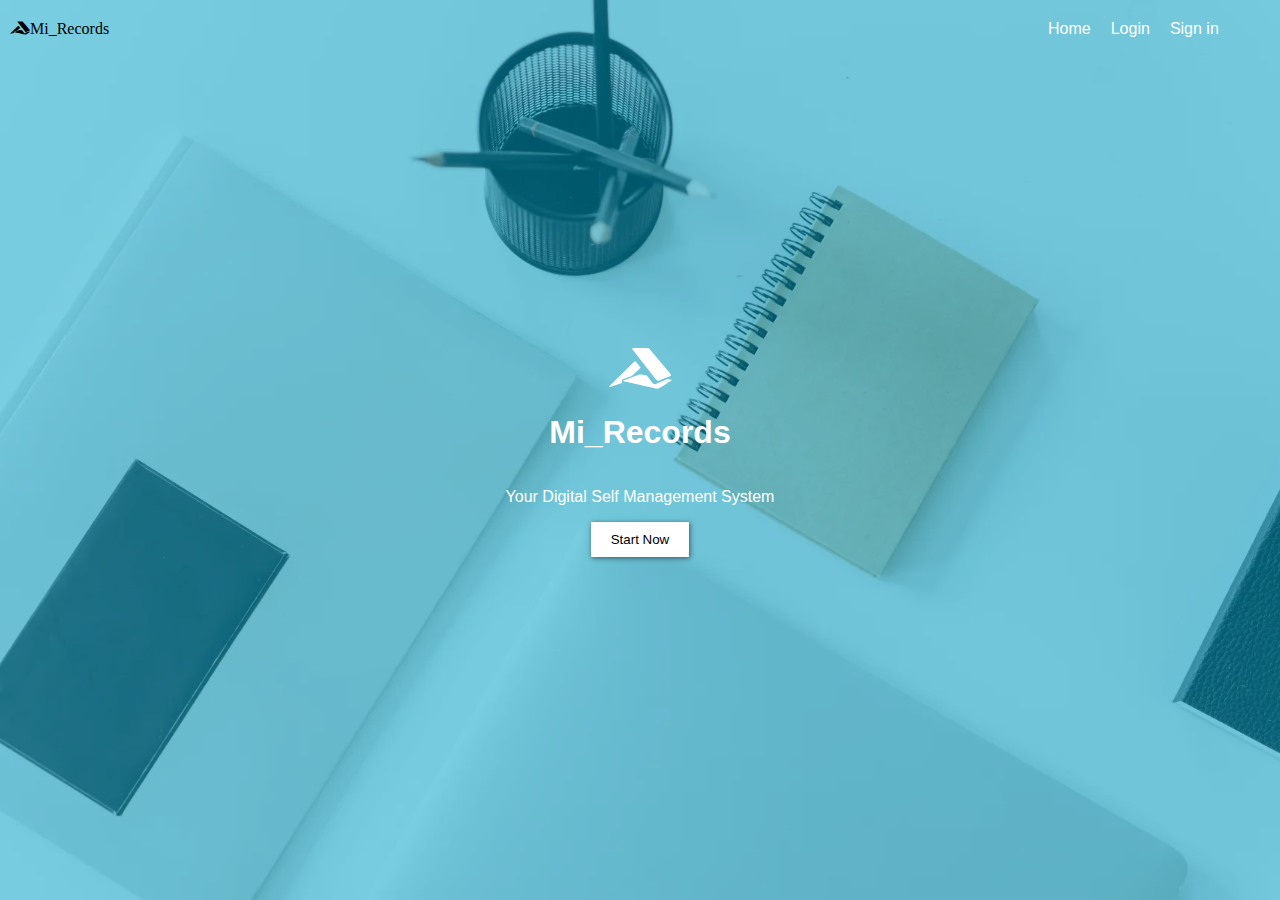
<file: index.html>
<!DOCTYPE html>
<html lang="en">

<head>
  <meta charset="UTF-8">
  <meta http-equiv="X-UA-Compatible" content="IE=edge">
  <meta name="viewport" content="width=device-width, initial-scale=1.0">
  <link rel="icon" type="image/png" sizes="32x32" href="/favicon-32x32.png">
  <title>Mi Record/index</title>
  <link rel="stylesheet" href="assets/fontawesome-icons/css/all.css">
  <link rel="stylesheet" href="css/style.css">
</head>

<body>

  <nav>
    <span class="fab fa-accusoft">Mi_Records</span>
    <ul>
      <li> <a href="/"> Home</a></li>
      <li> <a href="login.html"> Login</a></li>
      <li> <a href="reg.html"> Sign in</a></li>
    </ul>
  </nav>
  <section id="hero-section">
    <div class="text-over-image">
      <i class="fab fa-accusoft"></i>
      <h1>Mi_Records</h1>
      <p>Your Digital Self Management System</p>
      <a href="login.html"> <button>Start Now</button></a>
    </div>
  </section>

</body>

</html>
</file>
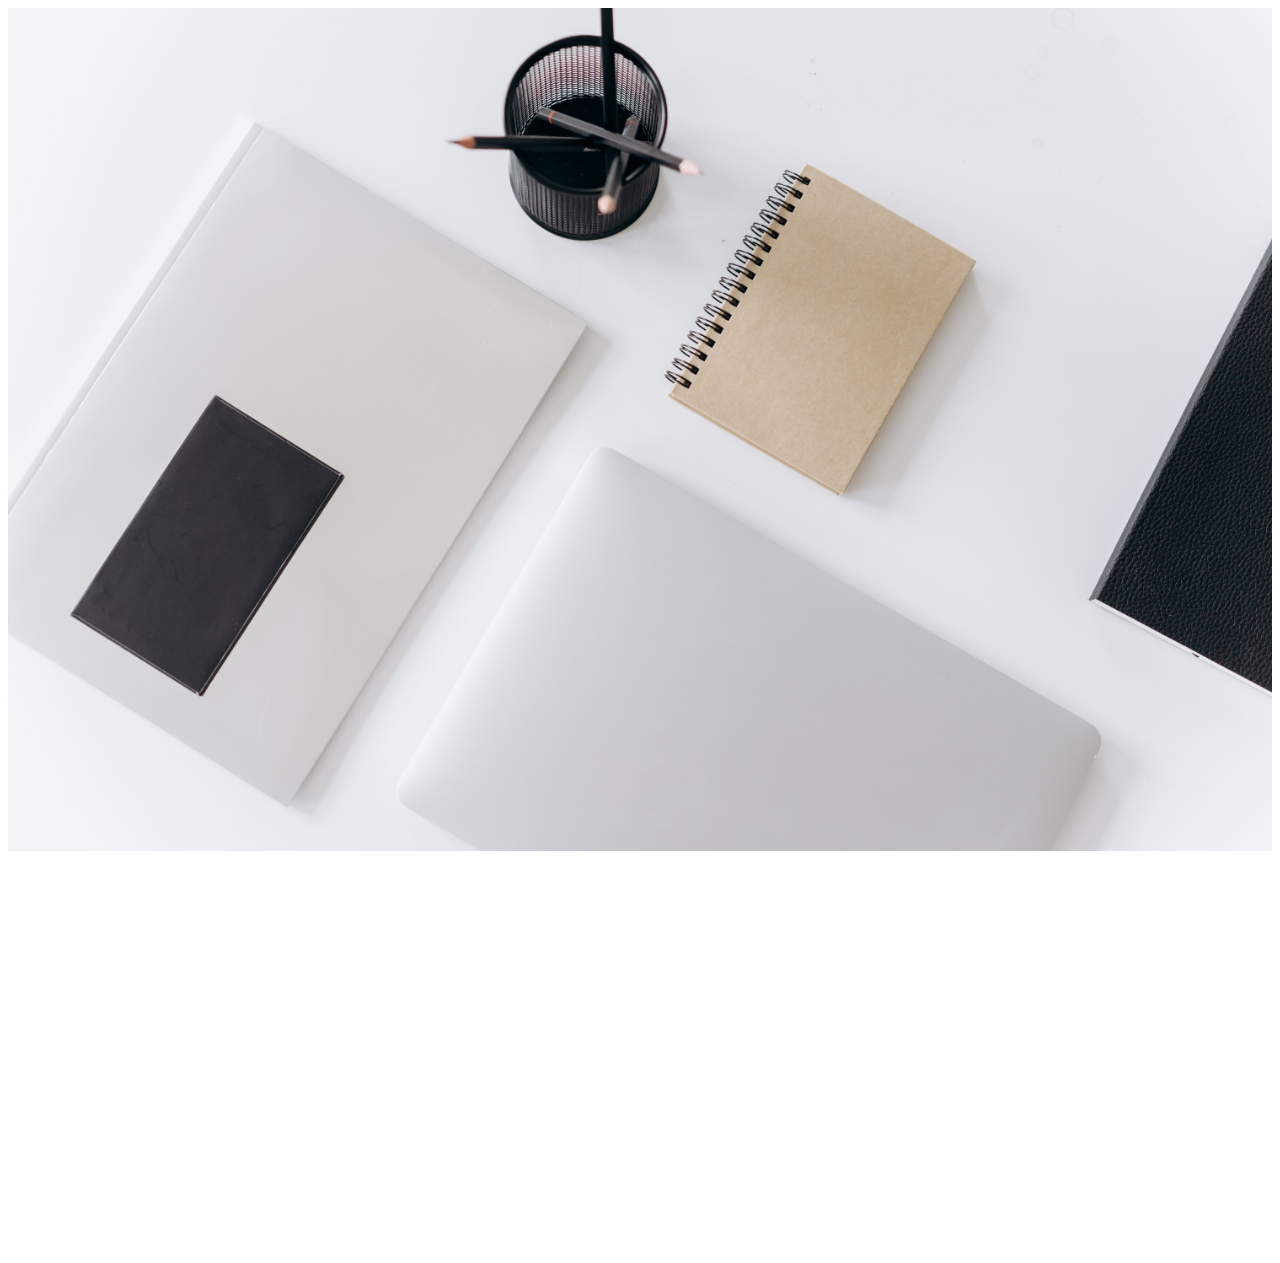
<file: chat.html>
<!DOCTYPE html>
<html lang="en">

<head>
    <meta charset="UTF-8">
    <meta http-equiv="X-UA-Compatible" content="IE=edge">
    <meta name="viewport" content="width=device-width, initial-scale=1.0">
    <title>Document</title>
    <script src="https://cdn.anychart.com/releases/8.11.0/js/anychart-base.min.js" type="text/javascript"></script>
</head>

<body>

    <img src="img/hero-bg.jpg" width="100%" alt="">

    <div id="container" style="width: 500px; height: 400px;"></div>

    <script>
        anychart.onDocumentLoad(function () {
            // create an instance of a pie chart
            var chart = anychart.bar();
            // set the data
            chart.data([
                ["Chocolate", 5],
                ["Rhubarb compote", 2],
                ["Crêpe Suzette", 2],
                ["American blueberry", 2],
                ["Buttermilk", 1]
            ]);
            // set chart title
            chart.title("Top 5 pancake fillings");
            // set the container element 
            chart.container("container");
            // initiate chart display
            chart.draw();
        });
    </script>
</body>

</html>
</file>
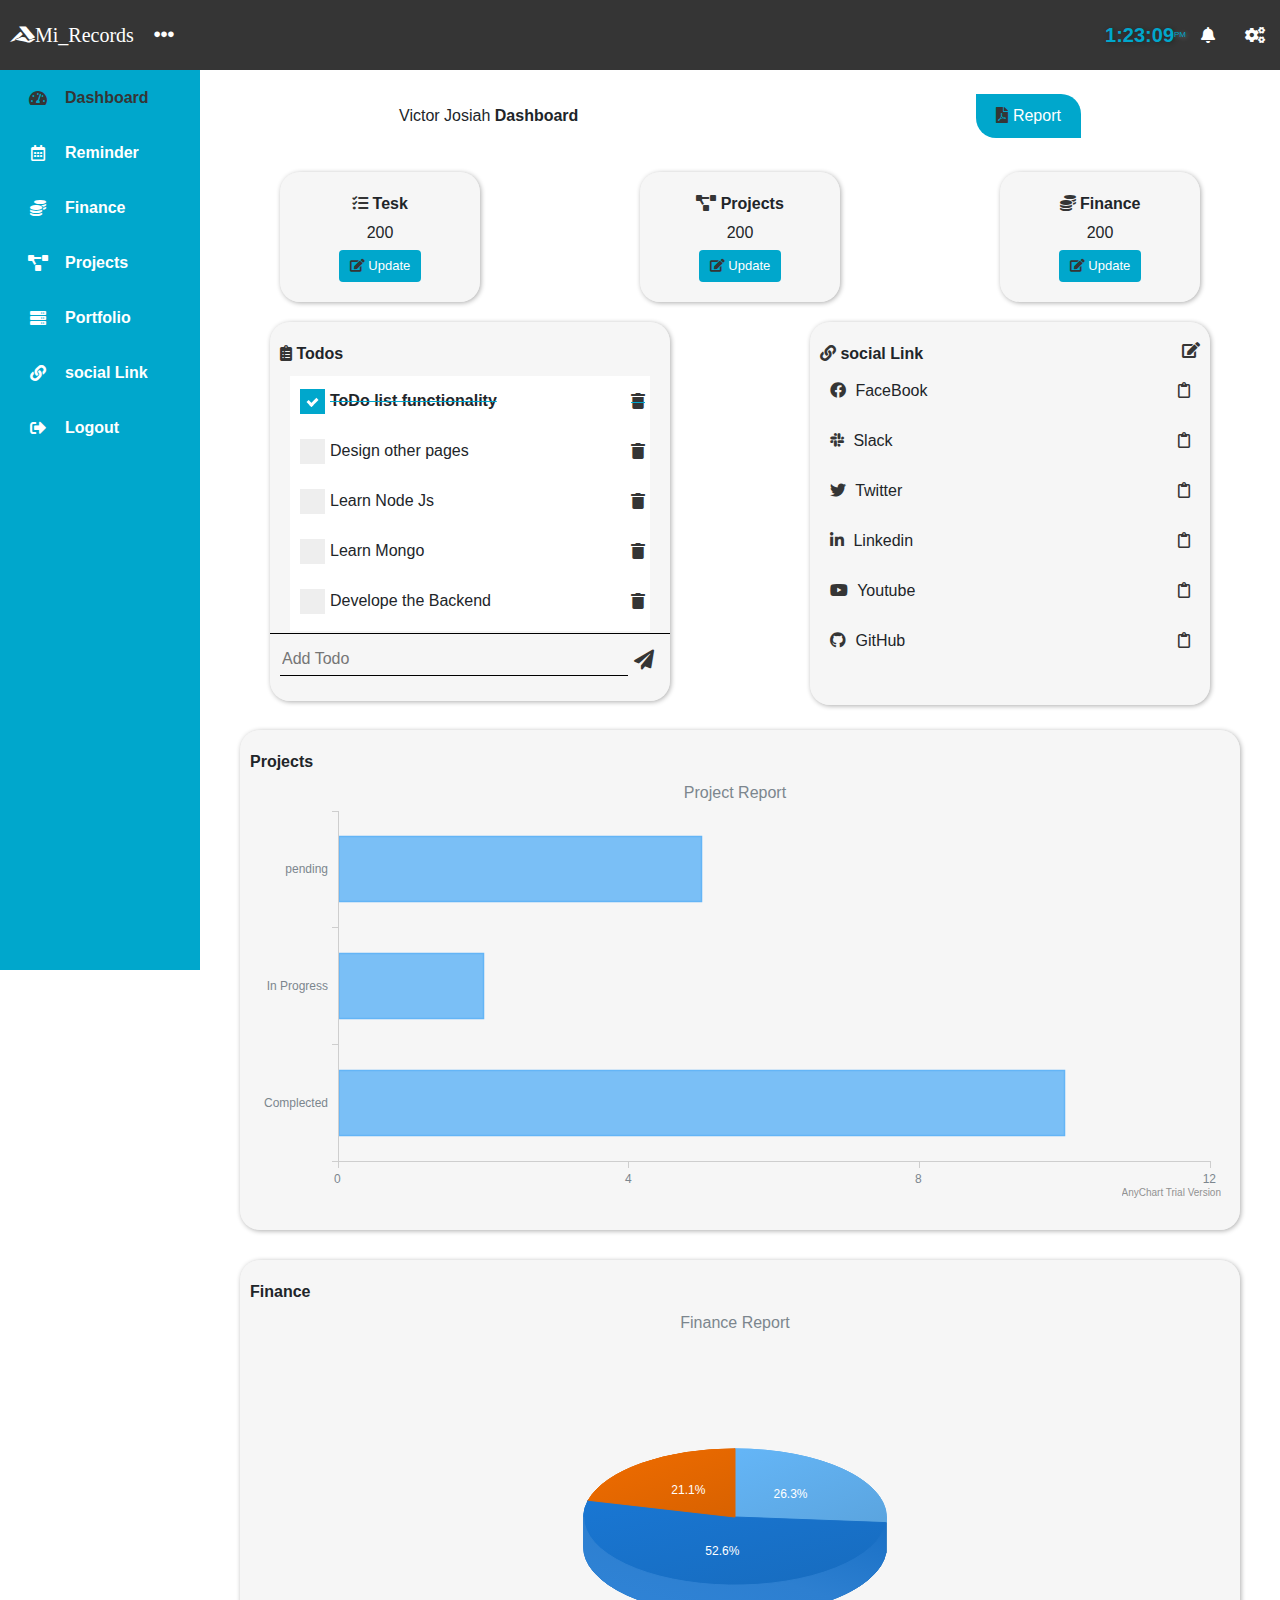
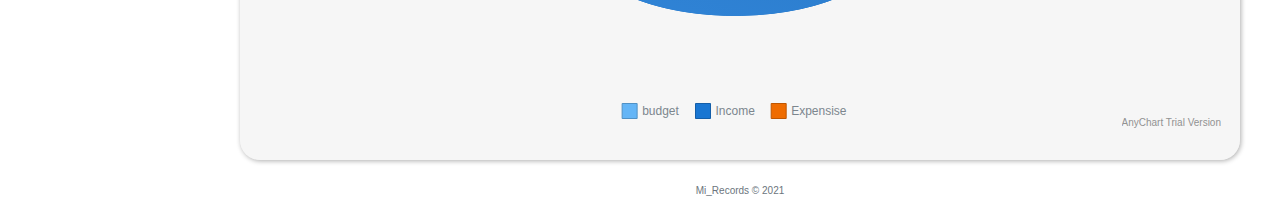
<file: dashboard.html>
<!DOCTYPE html>
<html lang="en">

<head>
    <meta charset="UTF-8">
    <meta http-equiv="X-UA-Compatible" content="IE=edge">
    <meta name="viewport" content="width=device-width, initial-scale=1.0">
    <link rel="icon" type="image/png" href="/favicon-32x32.png">
    <title>Mi Records/dashboard</title>
    <link rel="stylesheet" href="assets/fontawesome-icons/css/all.css">
    <link rel="stylesheet" href="css/bootstrap.min.css">
    <link rel="stylesheet" href="css/style.css">
</head>
<style>

</style>

<body>
    <!-- Startic top nav -->
    <div class="top-nav">
        <div class="logo">
            <span class="fab fa-accusoft">Mi_Records</span>
            <i class="fas fa-ellipsis-h" id="desktop-menu-btn"></i>
        </div>
        <div class="top-nav-time d-none d-sm-inline-flex ">
            <div class="time d-flex">
                <span class="hms m-auto"></span>
                <span class="ampm m-auto"></span>
            </div>
        </div>
        <i class="fas fa-bell notification-icon"></i>
        <i class="fas fa-cogs"></i>
        <i class="fas fa-align-left mobile-menu-btn" id="mobile-menu-btn"></i>

    </div>

    <div class="page-body-wrapper">
        <div class="side-nav">
            <ul>
                <li><a href="dashboard.html" class="active"><i class="fas fa-tachometer-alt"></i> <span
                            class="nav-link-name">
                            Dashboard</span></a>
                </li>
                <li><a href="reminder.html"> <i class="far fa-calendar-alt"></i> <span
                            class="nav-link-name">Reminder</span></a>
                </li>
                <li><a href="finance.html"> <i class="fas fa-coins"></i> <span class="nav-link-name">Finance</span></a>
                </li>
                <li><a href="project.html"> <i class="fas fa-project-diagram"></i> <span
                            class="nav-link-name">Projects</span></a>
                </li>
                <li><a href="#"> <i class="fas fa-server"></i> <span class="nav-link-name">Portfolio</span></a></li>
                <li><a href="#"> <i class="fas fa-link"></i> <span class="nav-link-name">social Link</span></a></li>
                <li><a href="login.html"> <i class="fas fa-sign-out-alt"></i> <span
                            class="nav-link-name">Logout</span></a></li>
            </ul>
        </div>
        <main class="main-dashboard-page">
            <!-- Notification pop up -->
            <div class="notification-div">
                <i class="fa fa-times close-notification" aria-hidden="true"></i>
                <div class="notification-message">
                    Urgent Notification pop up
                </div>
            </div>
            <!-- Notification pop up end -->
            <div class="row my-4">
                <div class="col-md-12 d-flex justify-content-around">
                    <div class="my-auto">Victor Josiah
                        <h1 class="d-none d-sm-inline head-text">Dashboard</h1>

                    </div>
                    <div>
                        <button class="fancy-btn"><i class="fas fa-file-pdf"></i> Report</button>
                    </div>
                </div>
            </div>
            <div class="row top-card">
                <div class="col-sm-4">
                    <div class="main-card text-center">
                        <b><i class="fas fa-tasks"></i> Tesk</b>
                        <p>200</p>
                        <button class="btn"> <i class="fas fa-edit"></i> Update</button>
                    </div>
                </div>
                <div class="col-sm-4">
                    <div class="main-card text-center">
                        <b><i class="fas fa-project-diagram"></i> Projects</b>
                        <p>200</p>
                        <button class="btn"> <i class="fas fa-edit"></i> Update</button>
                    </div>
                </div>
                <div class="col-sm-4">
                    <div class="main-card text-center">
                        <b> <i class="fas fa-coins"></i> Finance</b>
                        <p>200</p>
                        <button class="btn"> <i class="fas fa-edit"></i> Update</button>
                    </div>
                </div>

            </div>
            <div class="row">
                <div class="col-md-6 dashbord-todo-col">
                    <div class="main-card">
                        <b> <i class="fas fa-clipboard-list"></i> Todos</b>
                        <div class="todo-div">
                            <ol class="list-item" id="todo-list">
                                <li class="completed">
                                    <span class="form-check form-check-flat">
                                        <label class="done-check">ToDo list functionality
                                            <input type="checkbox" class="checkbox" checked>
                                            <span class="checkmark"></span>
                                        </label>
                                    </span>
                                    <i class="fas fa-trash remove"></i>
                                </li>
                                <li>
                                    <span class="form-check form-check-flat">
                                        <label class="done-check">Design other pages
                                            <input type="checkbox" class="checkbox">
                                            <span class="checkmark"></span>
                                        </label>
                                    </span>
                                    <i class="fas fa-trash remove"></i>
                                </li>
                                <li>
                                    <span class="form-check form-check-flat">
                                        <label class="done-check">Learn Node Js
                                            <input type="checkbox" class="checkbox">
                                            <span class="checkmark"></span>
                                        </label>
                                    </span>
                                    <i class="fas fa-trash remove"></i>
                                </li>
                                <li>
                                    <span class="form-check form-check-flat">
                                        <label class="done-check">Learn Mongo
                                            <input type="checkbox" class="checkbox">
                                            <span class="checkmark"></span>
                                        </label>
                                    </span>
                                    <i class="fas fa-trash remove"></i>
                                </li>
                                <li>
                                    <span class="form-check form-check-flat">
                                        <label class="done-check">Develope the Backend
                                            <input type="checkbox" class="checkbox">
                                            <span class="checkmark"></span>
                                        </label>
                                    </span>
                                    <i class="fas fa-trash remove"></i>
                                </li>


                            </ol>
                            <form action="" class="dashbord-todo-send-form">
                                <input type="text" id="todo-list-input" placeholder="Add Todo">
                                <button id="todo-list-add-btn">
                                    <i class="fas fa-paper-plane"></i>
                                </button>
                            </form>
                        </div>
                    </div>
                </div>
                <div class="col-md-6">
                    <div class="main-card social-main-card">
                        <div class="d-flex justify-content-between"> <b><i class="fas fa-link"></i> social Link</b>
                            <i class="fas fa-edit"></i>
                        </div>
                        <ol class="list-item">
                            <li>
                                <span><i class="fab fa-facebook"></i> FaceBook</span>
                                <span class="icon-set"><i class="far fa-clipboard"></i></span>
                            </li>
                            <li>
                                <span><i class="fab fa-slack"></i> Slack</span>
                                <span class="icon-set"><i class="far fa-clipboard"></i></span>
                            </li>
                            <li>
                                <span><i class="fab fa-twitter"></i> Twitter</span>
                                <span class="icon-set"><i class="far fa-clipboard"></i></span>
                            </li>
                            <li>
                                <span><i class="fab fa-linkedin-in"></i> Linkedin</span>
                                <span class="icon-set"><i class="far fa-clipboard"></i></span>
                            </li>
                            <li>
                                <span><i class="fab fa-youtube"></i> Youtube</span>
                                <span class="icon-set"><i class="far fa-clipboard"></i></span>
                            </li>
                            <li>
                                <span><i class="fab fa-github"></i> GitHub</span>
                                <span class="icon-set"><i class="far fa-clipboard"></i></span>
                            </li>

                        </ol>
                    </div>

                </div>
            </div>
            <div class="row chat-row">
                <div class="col-12">
                    <div class="main-card full-main-card">
                        <b>Projects</b>
                        <div id="container-project"></div>
                    </div>
                </div>
            </div>
            <div class="row chat-row">
                <div class="col-12">
                    <div class="main-card full-main-card">
                        <b>Finance</b>
                        <div id="container-finance"></div>

                    </div>
                </div>
            </div>
        </main>
    </div>
    <footer class="text-center text-muted my-2">
        Mi_Records &#169 2021
    </footer>
    <script src="js/chat.js" type="text/javascript"></script>
    <script src="js/chatData.js" type="text/javascript"></script>
    <script src="js/jquery/jquery.min.js"></script>
    <script src="js/main.js"></script>
</body>

</html>
</file>
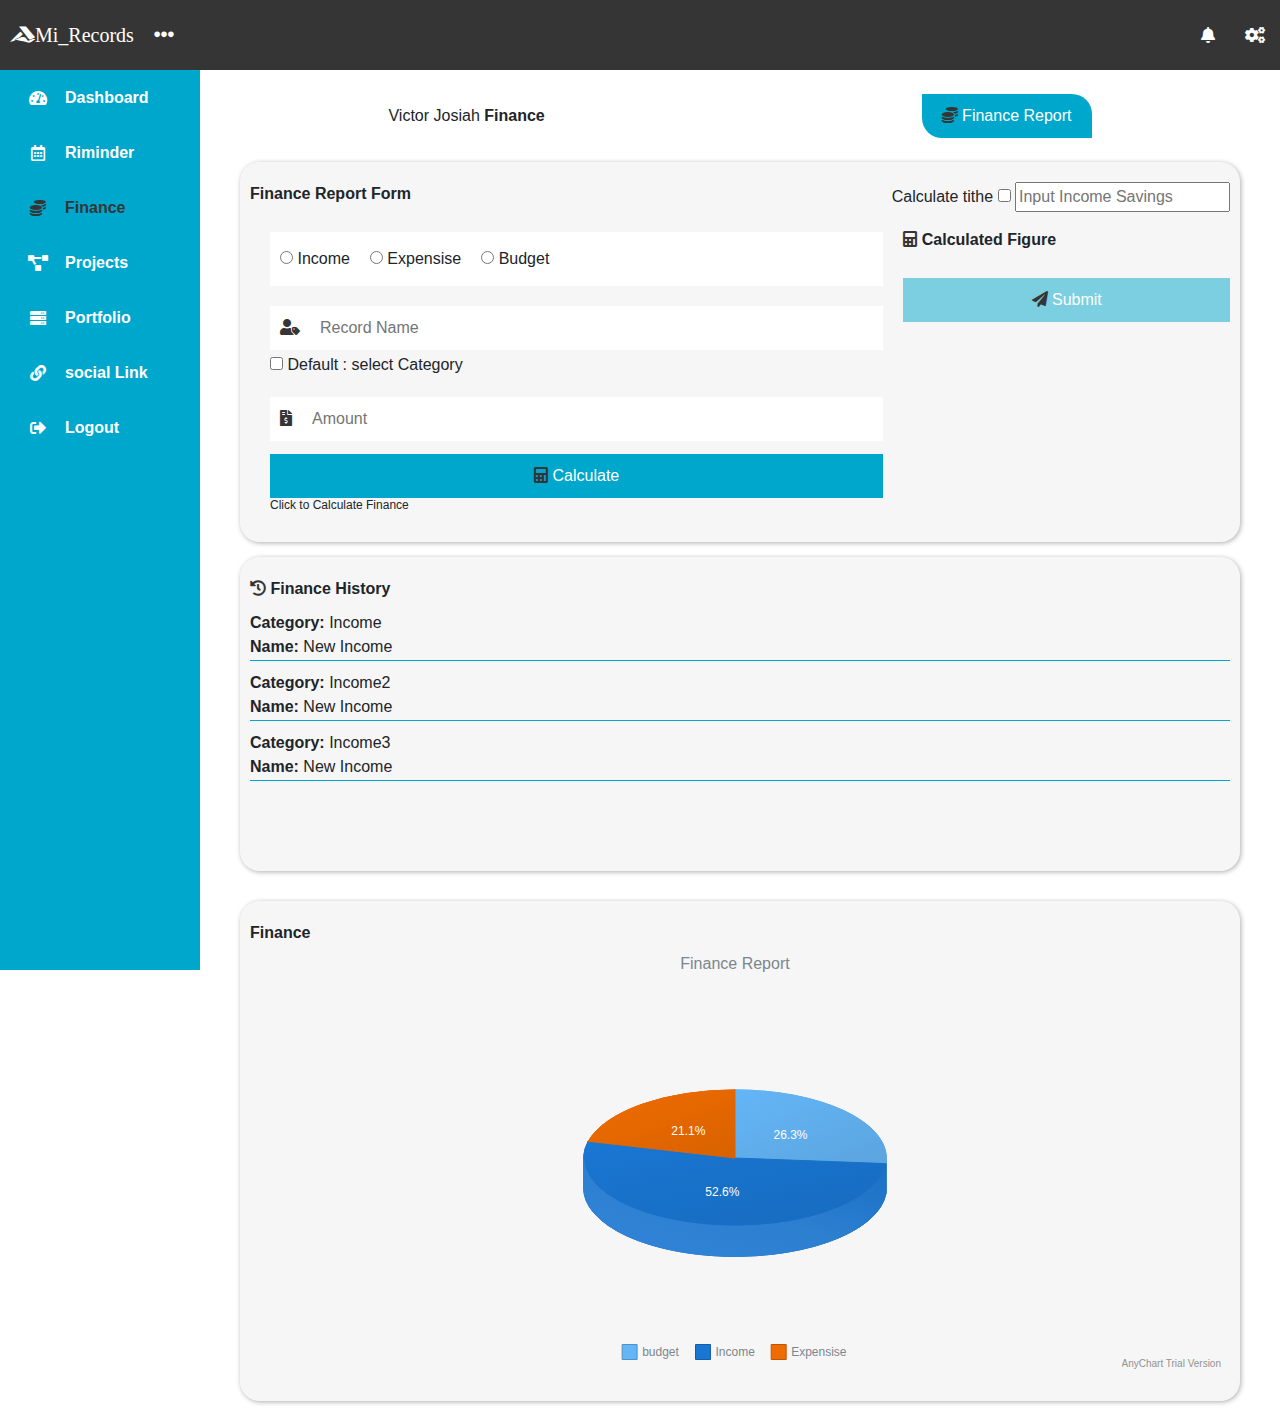
<file: finance.html>
<!-- frame -->
<!DOCTYPE html>
<html lang="en">

<head>
    <meta charset="UTF-8">
    <meta http-equiv="X-UA-Compatible" content="IE=edge">
    <meta name="viewport" content="width=device-width, initial-scale=1.0">
    <title>Mi Record/finance</title>
    <script src="js/chat.js" type="text/javascript" defer></script>
    <link rel="stylesheet" href="assets/fontawesome-icons/css/all.css">
    <link rel="stylesheet" href="css/bootstrap.min.css">
    <link rel="stylesheet" href="css/style.css">
</head>

<body>
    <div class="top-nav">
        <div class="logo">
            <span class="fab fa-accusoft">Mi_Records</span>
            <i class="fas fa-ellipsis-h" id="desktop-menu-btn"></i>
        </div>
        <div class="top-nav-time d-none d-sm-inline-flex ">
            <div class="time d-flex">
                <span class="hms m-auto"></span>
                <span class="ampm m-auto"></span>
            </div>
        </div>
        <i class="fas fa-bell notification-icon"></i>
        <i class="fas fa-cogs"></i>
        <i class="fas fa-align-left mobile-menu-btn" id="mobile-menu-btn"></i>

    </div>


    <div class="page-body-wrapper">
        <div class="side-nav">
            <ul>
                <li><a href="dashboard.html"><i class="fas fa-tachometer-alt"></i> <span class="nav-link-name">
                            Dashboard</span></a>
                </li>
                <li><a href="reminder.html"> <i class="far fa-calendar-alt"></i> <span
                            class="nav-link-name">Riminder</span></a>
                </li>
                <li><a href="finance.html" class="active"> <i class="fas fa-coins"></i> <span
                            class="nav-link-name">Finance</span></a></li>
                <li><a href="project.html"> <i class="fas fa-project-diagram"></i> <span
                            class="nav-link-name">Projects</span></a>
                </li>
                <li><a href="#"> <i class="fas fa-server"></i> <span class="nav-link-name">Portfolio</span></a></li>
                <li><a href="#"> <i class="fas fa-link"></i> <span class="nav-link-name">social Link</span></a></li>
                <li><a href="login.html"> <i class="fas fa-sign-out-alt"></i> <span
                            class="nav-link-name">Logout</span></a></li>
            </ul>
        </div>
        <main class="main-dashboard-page">
            <!-- Notification pop up -->
            <div class="notification-div">
                <i class="fa fa-times close-notification" aria-hidden="true"></i>
                <div class="notification-message">
                    Urgent Notification pop up
                </div>
            </div>
            <!-- Notification pop up end -->
            <div class="row my-4">
                <div class="col-md-12 d-flex justify-content-around">
                    <div class="my-auto">
                        <span class="d-none d-sm-inline">
                            Victor Josiah
                        </span>
                        <h1 class="head-text d-none d-sm-inline head-text">Finance</h1>

                    </div>
                    <div>
                        <button class="fancy-btn long-text"><i class="fas fa-coins"></i> Finance Report
                        </button>
                    </div>
                </div>
            </div>
            <div class="main-card full-main-card">
                <b>
                    Finance Report Form
                </b>
                <div class="float-end top-form">
                    <label>
                        Calculate tithe
                        <input type="checkbox" name="" id="tithe-checkbox">
                    </label>
                    <label>
                        <input type="number" name="" id="finance-saving" placeholder="Input Income Savings">
                    </label>
                </div>
                <div class="row w-100">
                    <div class="col-md-8">
                        <div class="form-div dashboard-form finance-form">
                            <div id="finance-message">
                            </div>
                            <form action="">
                                <div class="input-div category-div">
                                    <label>
                                        <input type="radio" name="Category" id="category-Income"
                                            onchange="categoryCheck('Income')">
                                        Income
                                    </label>
                                    <label>
                                        <input type="radio" name="Category" id="category-Expensise"
                                            onchange="categoryCheck('Expensise')">
                                        Expensise
                                    </label>
                                    <label>
                                        <input type="radio" name="Category" id="category-Budget"
                                            onchange="categoryCheck('Budget')">
                                        Budget
                                    </label>

                                </div>
                                <div class="input-div">
                                    <label for="finance-name"><i class="fas fa-user-tag"></i></label>
                                    <input type="text" id="finance-name" placeholder="Record Name">

                                </div>

                                <label>
                                    <input type="checkbox" id="default-finance-name" placeholder="Record Name">
                                    Default : <span id="defaultRecordName"></span>
                                </label>

                                <div class="input-div">
                                    <label for="finance-amount"><i class="fas fa-file-invoice-dollar"></i></label>
                                    <input type="number" id="finance-amount" placeholder="Amount">

                                </div>
                                <div>
                                    <button id="finance-calculator" class="form-btn">
                                        <i class="fas fa-calculator"></i>
                                        Calculate
                                    </button>
                                    <sup>Click to Calculate Finance</sup>
                                </div>
                            </form>
                        </div>
                    </div>
                    <div class="col-md-4 pt-3">
                        <b><i class="fa fa-calculator" aria-hidden="true"></i> Calculated Figure</b>
                        <p id="note-message"></p>
                        <ul id="list-ul">

                        </ul>
                        <button id="submit-finance" class="finance-submit-button" disabled>
                            <i class="fas fa-paper-plane"></i>
                            Submit
                        </button>
                    </div>
                </div>
            </div>
            <div class="main-card full-main-card">
                <b><i class="fa fa-history" aria-hidden="true"></i> Finance History</b>
                <div class="history-list">

                </div>
            </div>
            <!-- chat -->
            <div class="row chat-row">
                <div class="col-12">
                    <div class="main-card full-main-card">
                        <b>Finance</b>
                        <div id="container-finance"></div>
                    </div>
                </div>
            </div>
        </main>
    </div>
    <script src="js/chat.js" type="text/javascript"></script>
    <script src="js/chatData.js" type="text/javascript"></script>
    <script src="js/finance.js"></script>
    <script src="js/main.js"></script>
</body>

</html>
</file>
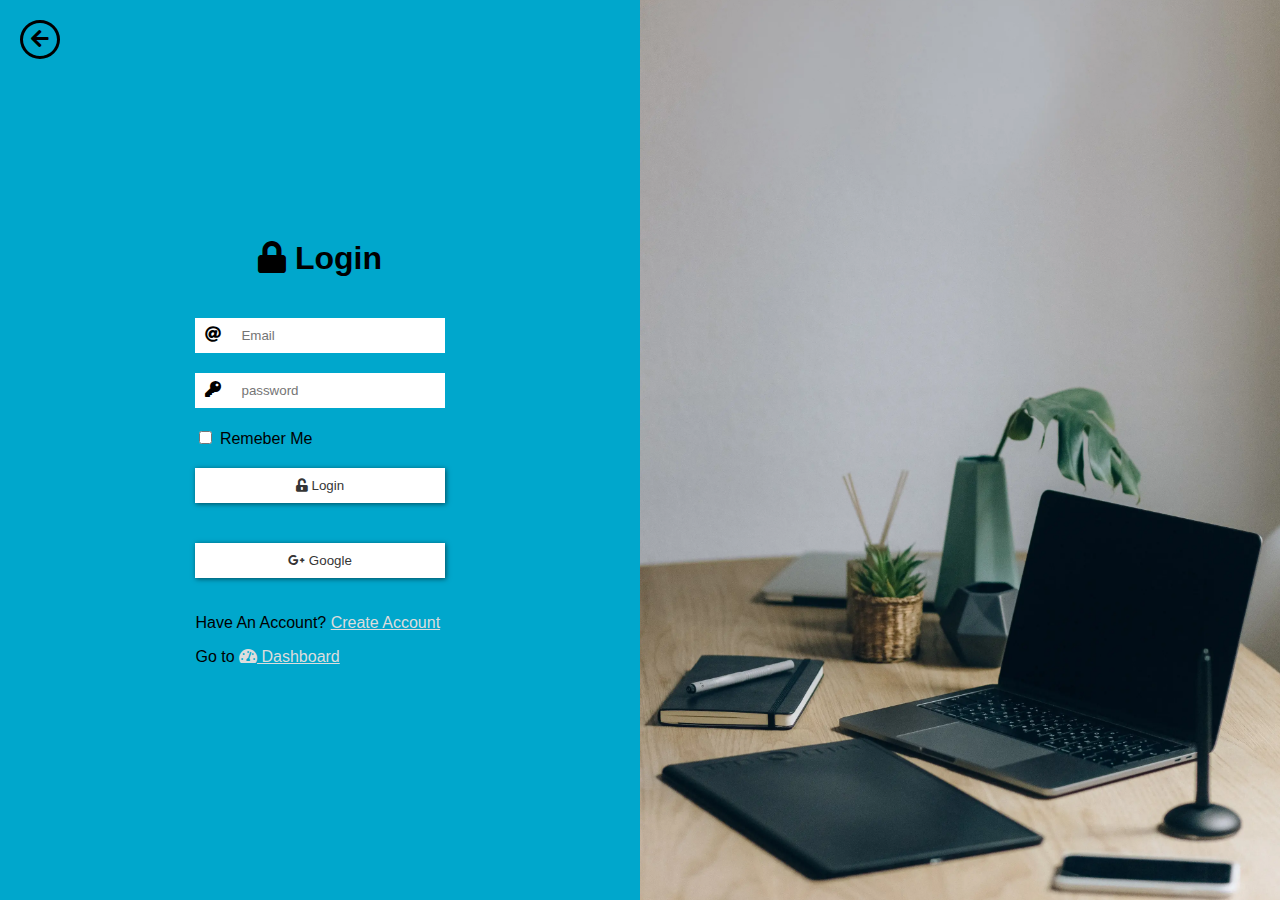
<file: login.html>
<!DOCTYPE html>
<html lang="en">

<head>
    <meta charset="UTF-8">
    <meta http-equiv="X-UA-Compatible" content="IE=edge">
    <meta name="viewport" content="width=device-width, initial-scale=1.0">
    <meta name="description" content="Login page for Mi_Records app">
    <link rel="icon" type="image/png" href="/favicon-32x32.png">
    <title>Mi_Records/login</title>
    <!-- <link href="https://cdnjs.cloudflare.com/ajax/libs/font-awesome/5.13.0/css/all.min.css" rel="stylesheet"> -->
    <link rel="stylesheet" href="assets/fontawesome-icons/css/all.css">

    <link rel="stylesheet" href="/css/style.css">
</head>

<body>
    <div class="back-btn">
        <a href="index.html" class="fas fa-arrow-left" type='button'><span style="display:none">Back button</span></a>
    </div>
    <main class="main-div">
        <div class="form-div login-form">
            <h1> <i class="fas fa-lock"></i> Login</h1>
            <form action="">
                <div class="input-div">
                    <label for="email"><i class="fas fa-at"></i></label>
                    <input type="email" id="email" placeholder="Email">

                </div>
                <div class="input-div">
                    <label for="password"><i class="fa fa-key"></i></label>
                    <input type="password" id="password" placeholder="password">
                </div>
                <div>
                    <label>
                        <input type="checkbox" name="" id=""> Remeber Me
                    </label>
                </div>
                <div>
                    <button class="form-btn">
                        <i class="fas fa-unlock-alt"></i>
                        Login</button>
                </div>
                <button class="form-btn">
                    <i class="fab fa-google-plus-g"></i>
                    Google</button>
                <p>
                    Have An Account? <a href="reg.html">Create Account</a> <i class="fas fa-spiner"></i>
                </p>
                <p>
                    Go to <a href="dashboard.html"><i class="fas fa-tachometer-alt"></i> Dashboard</a>
                </p>
        </div>
        </form>
        </div>
        <div class="image-div">

        </div>
    </main>

</body>

</html>
</file>
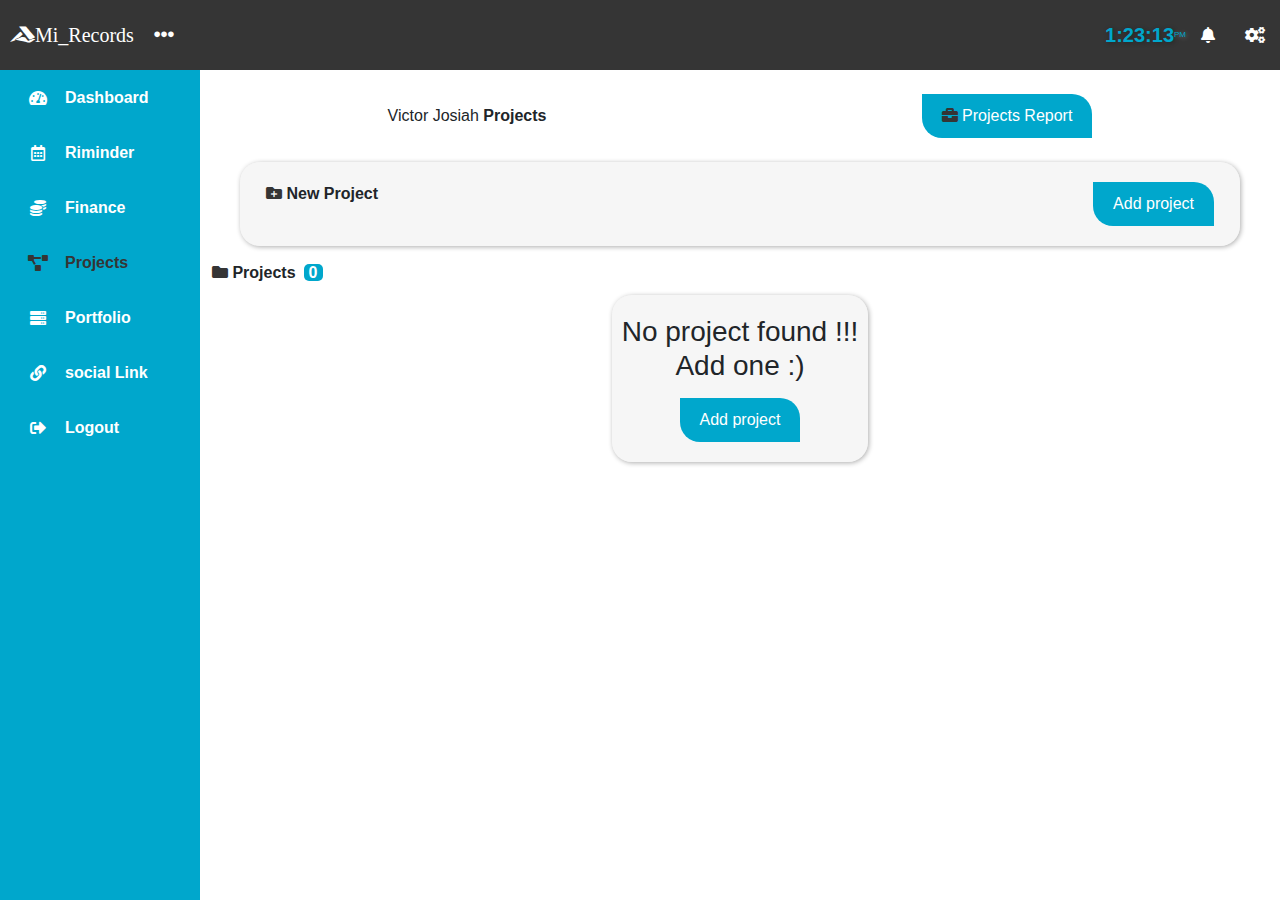
<file: project.html>
<!-- frame -->
<!DOCTYPE html>
<html lang="en">

<head>
  <meta charset="UTF-8">
  <meta http-equiv="X-UA-Compatible" content="IE=edge">
  <meta name="viewport" content="width=device-width, initial-scale=1.0">
  <title>Mi Record/project</title>
  <script src="js/chat.js" type="text/javascript" defer></script>
  <link rel="stylesheet" href="assets/fontawesome-icons/css/all.css">
  <link rel="stylesheet" href="css/bootstrap.min.css">
  <link rel="stylesheet" href="css/style.css">
</head>

<body>
  <div class="top-nav">
    <div class="logo">
      <span class="fab fa-accusoft">Mi_Records</span>
      <i class="fas fa-ellipsis-h" id="desktop-menu-btn"></i>
    </div>
    <div class="top-nav-time d-none d-sm-inline-flex ">
      <div class="time d-flex">
        <span class="hms m-auto"></span>
        <span class="ampm m-auto"></span>
      </div>
    </div>
    <i class="fas fa-bell notification-icon"></i>
    <i class="fas fa-cogs"></i>
    <i class="fas fa-align-left mobile-menu-btn" id="mobile-menu-btn"></i>

  </div>


  <div class="page-body-wrapper">
    <div class="side-nav">
      <ul>
        <li><a href="dashboard.html"><i class="fas fa-tachometer-alt"></i> <span class="nav-link-name">
              Dashboard</span></a>
        </li>
        <li><a href="reminder.html"> <i class="far fa-calendar-alt"></i> <span class="nav-link-name">Riminder</span></a>
        </li>
        <li><a href="finance.html"> <i class="fas fa-coins"></i> <span class="nav-link-name">Finance</span></a>
        </li>
        <li><a href="project.html" class="active"> <i class="fas fa-project-diagram"></i> <span
              class="nav-link-name">Projects</span></a>
        </li>
        <li><a href="#"> <i class="fas fa-server"></i> <span class="nav-link-name">Portfolio</span></a></li>
        <li><a href="#"> <i class="fas fa-link"></i> <span class="nav-link-name">social Link</span></a></li>
        <li><a href="login.html"> <i class="fas fa-sign-out-alt"></i> <span class="nav-link-name">Logout</span></a></li>
      </ul>
    </div>
    <main class="main-dashboard-page">
      <!-- Notification pop up -->
      <div class="notification-div">
        <i class="fa fa-times close-notification" aria-hidden="true"></i>
        <div class="notification-message">
          Urgent Notification pop up
        </div>
      </div>
      <!-- Notification pop up end -->
      <div class="row my-4">
        <div class="col-md-12 d-flex justify-content-around">
          <div class="my-auto">
            <span class="d-none d-sm-inline">
              Victor Josiah
            </span>
            <h1 class="head-text d-none d-sm-inline head-text">Projects</h1>

          </div>
          <div>
            <button class="fancy-btn long-text"><i class="fas fa-briefcase"></i> Projects Report
            </button>
          </div>
        </div>
      </div>
      <div class="full-main-card main-card">
        <div class=" d-flex justify-content-between">
          <b class="mx-3"><i class="fas fa-folder-plus"></i> New Project</b>

          <label for="add-project" class="mx-3 fancy-btn">
            Add project
          </label>
        </div>
        <input type="checkbox" id="add-project" style="display: none;">
        <div class="row justify-content-around project-form-div-row">
          <div class="col-sm-8">
            <div class="form-div dashboard-form">
              <form action="" id="project-form">
                <div class="input-div">
                  <label for="project-name"><i class="fas fa-user-tag"></i></label>
                  <input type="text" id="project-name" placeholder="Project Name">

                </div>
                <div class="textarea-div">
                  <label for="discribtion" class="text-arear-lable"><i class="fas fa-sticky-note"></i></label>
                  <textarea type="'text" name="" id="discribtion" cols="30" rows="3"
                    placeholder="Project Discribtion"></textarea>
                </div>
                <!-- <sub class="m-0">Task Dead Line</sub> -->
                <div class="input-div mt-0">
                  <label for="upload-date"><i class="fas fa-calendar-day"></i></label>
                  <input type="datetime-local" id="upload-date" placeholder="Dead Line">

                </div>
                <div class="input-div progress-div">
                  <label>
                    <input type="radio" class="progress-checkbox" name="progress" id="progress-Pending" value="Pending">
                    Pending
                  </label>
                  <label>
                    <input type="radio" class="progress-checkbox" name="progress" id="progress-InProgress"
                      value="InProgress">
                    InProgress
                  </label>
                  <label>
                    <input type="radio" class="progress-checkbox" name="progress" id="progress-Completed"
                      value="Completed">
                    Completed
                  </label>

                </div>
                <div class="input-div">
                  <label for="git-link"><i class="fab fa-github"></i></label>
                  <input type="text" id="git-link" placeholder="GitHub Link">

                </div>
                <div class="input-div">
                  <label for="live-link"><i class="fas fa-link"></i></label>
                  <input type="text" id="live-link" placeholder="Live Link">

                </div>
                <div class="input-div image-upload" id="dropbox">
                  <label for="project-image">
                    <i class="fas fa-image">
                      <p>Click to Upload picture
                        <br>
                        OR
                        <br>
                        Drag & Drop
                      </p>
                    </i>
                  </label>
                  <input type="file" id="project-image" placeholder="project-image">
                </div>
                <div>
                  <button type="submit" class="form-btn">
                    <i class="fas fa-paper-plane"></i>
                    Add Tesk</button>
                </div>
              </form>
            </div>
          </div>
        </div>
      </div>
      <div class="container">
        <div class="row">
          <b><i class="fas fa-folder"></i> Projects<span id="project-count" class="record-count mx-2"></span></b>
          <div class="d-flex project-show">

          </div>
        </div>
      </div>
  </div>
  </main>
  </div>

  <script src="js/project.js"></script>
  <script src="js/jquery/jquery.min.js"></script>
  <script src="js/main.js"></script>
</body>

</html>
</file>
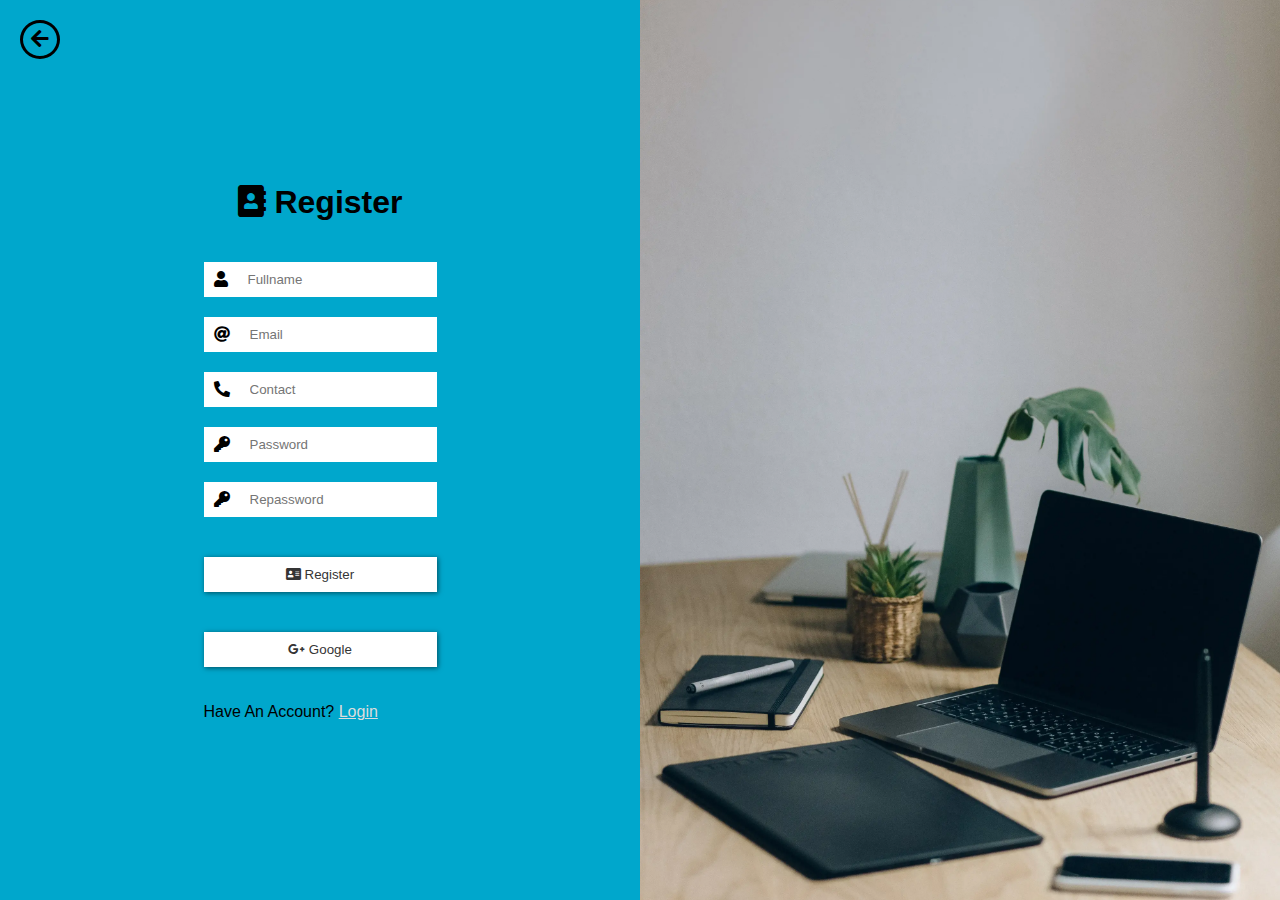
<file: reg.html>
<!DOCTYPE html>
<html lang="en">

<head>
    <meta charset="UTF-8">
    <meta http-equiv="X-UA-Compatible" content="IE=edge">
    <meta name="viewport" content="width=device-width, initial-scale=1.0">
    <link rel="icon" type="image/png" href="/favicon-32x32.png">
    <title>Mi_Records/Reg</title>
    <!-- <link href="https://cdnjs.cloudflare.com/ajax/libs/font-awesome/5.13.0/css/all.min.css" rel="stylesheet"> -->
    <link rel="stylesheet" href="assets/fontawesome-icons/css/all.css">

    <link rel="stylesheet" href="/css/style.css">
</head>

<body>
    <div class="back-btn">
        <a href="index.html" class="fas fa-arrow-left"></a>
    </div>
    <main class="main-div">
        <div class="form-div login-form">
            <h1> <i class="fas fa-address-book"></i> Register</h1>
            <form action="">
                <div class="input-div">
                    <label for="name"><i class="fas fa-user"></i></label>
                    <input type="text" id="name" placeholder="Fullname">

                </div>
                <div class="input-div">
                    <label for="email"><i class="fas fa-at"></i></label>
                    <input type="email" id="email" placeholder="Email">

                </div>
                <div class="input-div">
                    <label for="number"><i class="fas fa-phone-alt"></i></label>
                    <input type="number" id="number" placeholder="Contact">

                </div>
                <div class="input-div">
                    <label for="password"><i class="fa fa-key"></i></label>
                    <input type="password" id="password" placeholder="Password">
                </div>
                <div class="input-div">
                    <label for="password"><i class="fa fa-key"></i></label>
                    <input type="password" id="password" placeholder="Repassword">
                </div>

                <div>
                    <button class="form-btn">
                        <i class="fas fa-address-card"></i>
                        Register</button>
                </div>
                <button class="form-btn">
                    <i class="fab fa-google-plus-g"></i>
                    Google</button>
                <p>
                    Have An Account? <a href="login.html">Login</a>
                </p>
        </div>
        </form>
        </div>
        <div class="image-div">

        </div>
    </main>

</body>

</html>
</file>
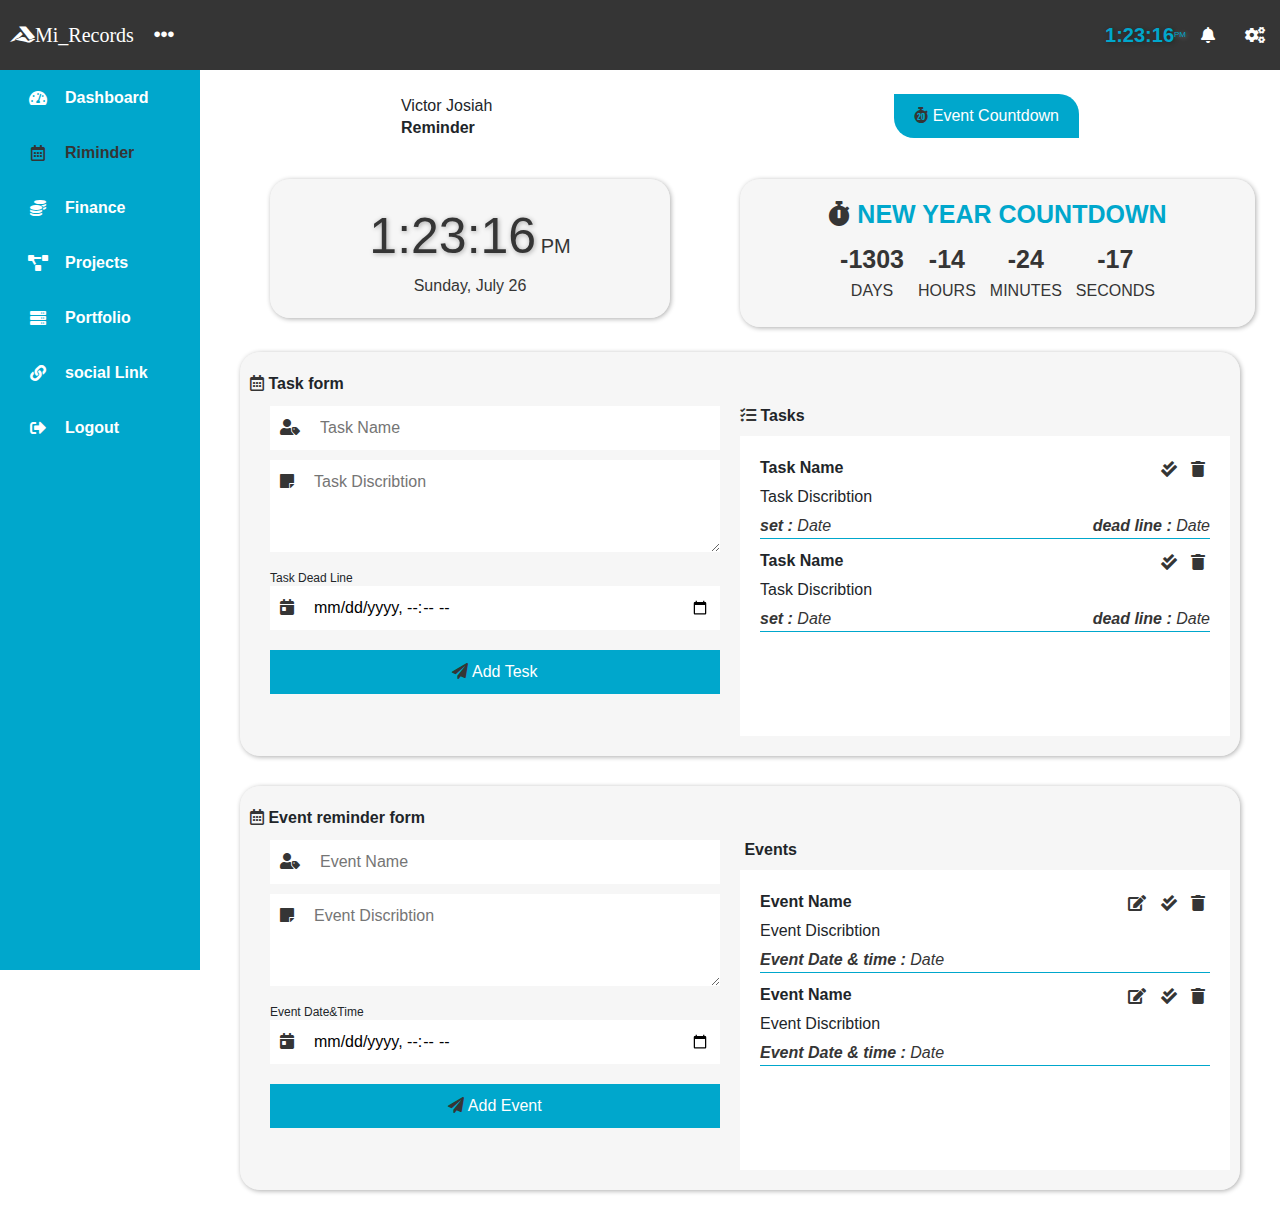
<file: reminder.html>
<!-- frame -->
<!DOCTYPE html>
<html lang="en">

<head>
  <meta charset="UTF-8">
  <meta http-equiv="X-UA-Compatible" content="IE=edge">
  <meta name="viewport" content="width=device-width, initial-scale=1.0">
  <title>Mi Record/reminder</title>
  <link rel="stylesheet" href="assets/fontawesome-icons/css/all.css">
  <link rel="stylesheet" href="css/bootstrap.min.css">
  <link rel="stylesheet" href="css/style.css">
</head>

<body>
  <div class="top-nav">
    <div class="logo">
      <span class="fab fa-accusoft">Mi_Records</span>
      <i class="fas fa-ellipsis-h" id="desktop-menu-btn"></i>
    </div>
    <div class="top-nav-time d-none d-sm-inline-flex ">
      <div class="time d-flex">
        <span class="hms m-auto"></span>
        <span class="ampm m-auto"></span>
      </div>
    </div>
    <i class="fas fa-bell notification-icon"></i>
    <i class="fas fa-cogs"></i>
    <i class="fas fa-align-left mobile-menu-btn" id="mobile-menu-btn"></i>

  </div>

  <div class="page-body-wrapper">
    <div class="side-nav">
      <ul>
        <li><a href="dashboard.html"><i class="fas fa-tachometer-alt"></i> <span class="nav-link-name">
              Dashboard</span></a>
        </li>
        <li><a href="reminder.html" class="active"> <i class="far fa-calendar-alt"></i> <span
              class="nav-link-name">Riminder</span></a>
        </li>
        <li><a href="finance.html"> <i class="fas fa-coins"></i> <span class="nav-link-name">Finance</span></a></li>
        <li><a href="project.html"> <i class="fas fa-project-diagram"></i> <span
              class="nav-link-name">Projects</span></a>
        </li>
        <li><a href="#"> <i class="fas fa-server"></i> <span class="nav-link-name">Portfolio</span></a></li>
        <li><a href="#"> <i class="fas fa-link"></i> <span class="nav-link-name">social Link</span></a></li>
        <li><a href="login.html"> <i class="fas fa-sign-out-alt"></i> <span class="nav-link-name">Logout</span></a></li>
      </ul>
    </div>
    <main class="main-dashboard-page">
      <!-- Notification pop up -->
      <div class="notification-div">
        <i class="fa fa-times close-notification" aria-hidden="true"></i>
        <div class="notification-message">
          Urgent Notification pop up
        </div>
      </div>
      <!-- Notification pop up end -->
      <div class="row my-4">
        <div class="col-md-12 d-flex justify-content-around">
          <div class="my-auto">
            <span class="d-none d-sm-inline">
              Victor Josiah
            </span>
            <h1 class="head-text">
              Reminder
            </h1>

          </div>
          <div>
            <button class="fancy-btn long-text"><i class="fas fa-stopwatch-20"></i> Event Countdown
            </button>
          </div>
        </div>
      </div>

      <div class="row">
        <div class="col-md-6">
          <div class="main-card">
            <div class="time">
              <span class="hms"></span>
              <span class="ampm"></span>
              <br>
              <span class="date"></span>
            </div>
          </div>
        </div>
        <!-- count down clock -->
        <div class="col-md-6">
          <div class="main-card count-down-main-card">

            <div class="count-down-time-div">
              <h1 id="headline"><i class="fas fa-stopwatch"></i> New Year Countdown</h1>
              <div id="countdown" class="m-auto">
                <ul>
                  <li><span id="days"></span>days</li>
                  <li><span id="hours"></span>Hours</li>
                  <li><span id="minutes"></span>Minutes</li>
                  <li><span id="seconds"></span>Seconds</li>
                </ul>
              </div>
            </div>
          </div>
        </div>
      </div>
      <div class="row">
        <div class="col-12">
          <div class="main-card full-main-card">
            <b><i class="far fa-calendar-alt" aria-hidden="true"></i> Task form</b>
            <div class="row">
              <div class="col-md-6">
                <div class="form-div dashboard-form">
                  <form action="">
                    <div class="input-div">
                      <label for="task-name"><i class="fas fa-user-tag"></i></label>
                      <input type="text" id="task-name" placeholder="Task Name">

                    </div>
                    <div class="textarea-div">
                      <label for="password" class="text-arear-lable"><i class="fas fa-sticky-note"></i></label>
                      <textarea name="" id="discribtion" cols="30" rows="3" placeholder="Task Discribtion"></textarea>
                    </div>
                    <sub class="m-0">Task Dead Line</sub>
                    <div class="input-div mt-0">
                      <label for="task-name"><i class="fas fa-calendar-day"></i></label>
                      <input type="datetime-local" id="task-name" placeholder="Dead Line">

                    </div>
                    <div>
                      <button class="form-btn">
                        <i class="fas fa-paper-plane"></i>
                        Add Tesk</button>
                    </div>
                  </form>
                </div>
              </div>
              <div class="col-md-6">
                <b class="d-block my-2"> <i class="fas fa-tasks"></i> Tasks</b>
                <div class="reminder-task-div">
                  <ul>
                    <li class="task-list">
                      <b>Task Name</b>
                      <p>Task Discribtion</p>
                      <span class="d-flex justify-content-between">
                        <i><b>set :</b> Date</i>
                        <i><b>dead line :</b> Date</i>
                      </span>
                      <div class="icon-div">
                        <i class="fas fa-check-double"></i>
                        <i class="fas fa-trash"></i>
                      </div>
                    </li>
                    <li class="task-list">
                      <b>Task Name</b>
                      <p>Task Discribtion</p>
                      <span class="d-flex justify-content-between">
                        <i><b>set :</b> Date</i>
                        <i><b>dead line :</b> Date</i>
                      </span>
                      <div class="icon-div">
                        <i class="fas fa-check-double"></i>
                        <i class="fas fa-trash"></i>
                      </div>
                    </li>
                  </ul>
                </div>
              </div>
            </div>
          </div>
        </div>
      </div>
      <div class="row">
        <div class="col-12">
          <div class="main-card full-main-card">
            <b><i class="far fa-calendar-alt" aria-hidden="true"></i> Event reminder form</b>
            <div class="row">
              <div class="col-md-6">
                <div class="form-div dashboard-form">
                  <form action="">
                    <div class="input-div">
                      <label for="Event-name"><i class="fas fa-user-tag"></i></label>
                      <input type="text" id="Event-name" placeholder="Event Name">

                    </div>
                    <div class="textarea-div">
                      <label for="password" class="text-arear-lable"><i class="fas fa-sticky-note"></i></label>
                      <textarea name="" id="discribtion" cols="30" rows="3" placeholder="Event Discribtion"></textarea>
                    </div>
                    <sub class="m-0">Event Date&Time</sub>
                    <div class="input-div mt-0">
                      <label for="Event-name"><i class="fas fa-calendar-day"></i></label>
                      <input type="datetime-local" id="Event-name" placeholder="Dead Line">

                    </div>
                    <div>
                      <button class="form-btn">
                        <i class="fas fa-paper-plane"></i>
                        Add Event</button>
                    </div>
                  </form>
                </div>
              </div>
              <div class="col-md-6">
                <b class="d-block my-2"> <i class="fas fa-task"></i> Events</b>
                <div class="reminder-event-div">
                  <ul>
                    <li class="event-list">
                      <b>Event Name</b>
                      <p>Event Discribtion</p>
                      <span class="d-flex justify-content-between">
                        <!-- <i><b>set :</b> Date</i> -->
                        <i><b>Event Date & time :</b> Date</i>
                      </span>
                      <div class="icon-div">
                        <i class="fas fa-edit"></i>
                        <i class="fas fa-check-double"></i>
                        <i class="fas fa-trash"></i>
                      </div>
                    </li>
                    <li class="event-list">
                      <b>Event Name</b>
                      <p>Event Discribtion</p>
                      <span class="d-flex justify-content-between">
                        <!-- <i><b>set :</b> Date</i> -->
                        <i><b>Event Date & time :</b> Date</i>
                      </span>
                      <div class="icon-div">
                        <i class="fas fa-edit"></i>
                        <i class="fas fa-check-double"></i>
                        <i class="fas fa-trash"></i>
                      </div>
                    </li>
                  </ul>
                </div>
              </div>
            </div>
          </div>
        </div>
      </div>
    </main>
  </div>
  <script>

    // count down time

    (function () {
      const second = 1000,
        minute = second * 60,
        hour = minute * 60,
        day = hour * 24;


      let gmonth = 'jan'
      let gday = '01'
      let gyear = '2023'
      let gtime = '00:00:00'

      let countTill = `${gmonth} ${gday} , ${gyear} ${gtime}`,
        // let newyear = "April 12, 2001 00:00:00",
        countDown = new Date(countTill).getTime(),
        x = setInterval(function () {

          let now = new Date().getTime(),
            distance = countDown - now;

          document.getElementById("days").innerText = Math.floor(distance / (day)),
            document.getElementById("hours").innerText = Math.floor((distance % (day)) / (hour)),
            document.getElementById("minutes").innerText = Math.floor((distance % (hour)) / (minute)),
            document.getElementById("seconds").innerText = Math.floor((distance % (minute)) / second);

        }, 0)
    }());
  </script>

  <script src="js/jquery/jquery.min.js"></script>
  <script src="js/main.js"></script>
</body>

</html>
</file>
<file: assets/fontawesome-icons/css/all.css>
.fa,
.fas,
.far,
.fal,
.fad,
.fab {
  -moz-osx-font-smoothing: grayscale;
  -webkit-font-smoothing: antialiased;
  display: inline-block;
  font-style: normal;
  font-variant: normal;
  text-rendering: auto;
  line-height: 1;
}
.fa-lg {
  font-size: 1.33333em;
  line-height: 0.75em;
  vertical-align: -0.0667em;
}
.fa-xs {
  font-size: 0.75em;
}
.fa-sm {
  font-size: 0.875em;
}
.fa-1x {
  font-size: 1em;
}
.fa-2x {
  font-size: 2em;
}
.fa-3x {
  font-size: 3em;
}
.fa-4x {
  font-size: 4em;
}
.fa-5x {
  font-size: 5em;
}
.fa-6x {
  font-size: 6em;
}
.fa-7x {
  font-size: 7em;
}
.fa-8x {
  font-size: 8em;
}
.fa-9x {
  font-size: 9em;
}
.fa-10x {
  font-size: 10em;
}
.fa-fw {
  text-align: center;
  width: 1.25em;
}
.fa-ul {
  list-style-type: none;
  margin-left: 2.5em;
  padding-left: 0;
}
.fa-ul > li {
  position: relative;
}
.fa-li {
  left: -2em;
  position: absolute;
  text-align: center;
  width: 2em;
  line-height: inherit;
}
.fa-border {
  border: solid 0.08em #eee;
  border-radius: 0.1em;
  padding: 0.2em 0.25em 0.15em;
}
.fa-pull-left {
  float: left;
}
.fa-pull-right {
  float: right;
}
.fa.fa-pull-left,
.fas.fa-pull-left,
.far.fa-pull-left,
.fal.fa-pull-left,
.fab.fa-pull-left {
  margin-right: 0.3em;
}
.fa.fa-pull-right,
.fas.fa-pull-right,
.far.fa-pull-right,
.fal.fa-pull-right,
.fab.fa-pull-right {
  margin-left: 0.3em;
}
.fa-spin {
  -webkit-animation: fa-spin 2s infinite linear;
  animation: fa-spin 2s infinite linear;
}
.fa-pulse {
  -webkit-animation: fa-spin 1s infinite steps(8);
  animation: fa-spin 1s infinite steps(8);
}
@-webkit-keyframes fa-spin {
  0% {
    -webkit-transform: rotate(0deg);
    transform: rotate(0deg);
  }
  100% {
    -webkit-transform: rotate(360deg);
    transform: rotate(360deg);
  }
}
@keyframes fa-spin {
  0% {
    -webkit-transform: rotate(0deg);
    transform: rotate(0deg);
  }
  100% {
    -webkit-transform: rotate(360deg);
    transform: rotate(360deg);
  }
}
.fa-rotate-90 {
  -ms-filter: progid:DXImageTransform.Microsoft.BasicImage(rotation=1);
  -webkit-transform: rotate(90deg);
  transform: rotate(90deg);
}
.fa-rotate-180 {
  -ms-filter: progid:DXImageTransform.Microsoft.BasicImage(rotation=2);
  -webkit-transform: rotate(180deg);
  transform: rotate(180deg);
}
.fa-rotate-270 {
  -ms-filter: progid:DXImageTransform.Microsoft.BasicImage(rotation=3);
  -webkit-transform: rotate(270deg);
  transform: rotate(270deg);
}
.fa-flip-horizontal {
  -ms-filter: progid:DXImageTransform.Microsoft.BasicImage(rotation=0,mirror=1);
  -webkit-transform: scale(-1, 1);
  transform: scale(-1, 1);
}
.fa-flip-vertical {
  -ms-filter: progid:DXImageTransform.Microsoft.BasicImage(rotation=2,mirror=1);
  -webkit-transform: scale(1, -1);
  transform: scale(1, -1);
}
.fa-flip-both,
.fa-flip-horizontal.fa-flip-vertical {
  -ms-filter: progid:DXImageTransform.Microsoft.BasicImage(rotation=2,mirror=1);
  -webkit-transform: scale(-1, -1);
  transform: scale(-1, -1);
}
:root .fa-rotate-90,
:root .fa-rotate-180,
:root .fa-rotate-270,
:root .fa-flip-horizontal,
:root .fa-flip-vertical,
:root .fa-flip-both {
  -webkit-filter: none;
  filter: none;
}
.fa-stack {
  display: inline-block;
  height: 2em;
  line-height: 2em;
  position: relative;
  vertical-align: middle;
  width: 2.5em;
}
.fa-stack-1x,
.fa-stack-2x {
  left: 0;
  position: absolute;
  text-align: center;
  width: 100%;
}
.fa-stack-1x {
  line-height: inherit;
}
.fa-stack-2x {
  font-size: 2em;
}
.fa-inverse {
  color: #fff;
}
.fa-500px:before {
  content: '\f26e';
}
.fa-accessible-icon:before {
  content: '\f368';
}
.fa-accusoft:before {
  content: '\f369';
}
.fa-acquisitions-incorporated:before {
  content: '\f6af';
}
.fa-ad:before {
  content: '\f641';
}
.fa-address-book:before {
  content: '\f2b9';
}
.fa-address-card:before {
  content: '\f2bb';
}
.fa-adjust:before {
  content: '\f042';
}
.fa-adn:before {
  content: '\f170';
}
.fa-adversal:before {
  content: '\f36a';
}
.fa-affiliatetheme:before {
  content: '\f36b';
}
.fa-air-freshener:before {
  content: '\f5d0';
}
.fa-airbnb:before {
  content: '\f834';
}
.fa-algolia:before {
  content: '\f36c';
}
.fa-align-center:before {
  content: '\f037';
}
.fa-align-justify:before {
  content: '\f039';
}
.fa-align-left:before {
  content: '\f036';
}
.fa-align-right:before {
  content: '\f038';
}
.fa-alipay:before {
  content: '\f642';
}
.fa-allergies:before {
  content: '\f461';
}
.fa-amazon:before {
  content: '\f270';
}
.fa-amazon-pay:before {
  content: '\f42c';
}
.fa-ambulance:before {
  content: '\f0f9';
}
.fa-american-sign-language-interpreting:before {
  content: '\f2a3';
}
.fa-amilia:before {
  content: '\f36d';
}
.fa-anchor:before {
  content: '\f13d';
}
.fa-android:before {
  content: '\f17b';
}
.fa-angellist:before {
  content: '\f209';
}
.fa-angle-double-down:before {
  content: '\f103';
}
.fa-angle-double-left:before {
  content: '\f100';
}
.fa-angle-double-right:before {
  content: '\f101';
}
.fa-angle-double-up:before {
  content: '\f102';
}
.fa-angle-down:before {
  content: '\f107';
}
.fa-angle-left:before {
  content: '\f104';
}
.fa-angle-right:before {
  content: '\f105';
}
.fa-angle-up:before {
  content: '\f106';
}
.fa-angry:before {
  content: '\f556';
}
.fa-angrycreative:before {
  content: '\f36e';
}
.fa-angular:before {
  content: '\f420';
}
.fa-ankh:before {
  content: '\f644';
}
.fa-app-store:before {
  content: '\f36f';
}
.fa-app-store-ios:before {
  content: '\f370';
}
.fa-apper:before {
  content: '\f371';
}
.fa-apple:before {
  content: '\f179';
}
.fa-apple-alt:before {
  content: '\f5d1';
}
.fa-apple-pay:before {
  content: '\f415';
}
.fa-archive:before {
  content: '\f187';
}
.fa-archway:before {
  content: '\f557';
}
.fa-arrow-alt-circle-down:before {
  content: '\f358';
}
.fa-arrow-alt-circle-left:before {
  content: '\f359';
}
.fa-arrow-alt-circle-right:before {
  content: '\f35a';
}
.fa-arrow-alt-circle-up:before {
  content: '\f35b';
}
.fa-arrow-circle-down:before {
  content: '\f0ab';
}
.fa-arrow-circle-left:before {
  content: '\f0a8';
}
.fa-arrow-circle-right:before {
  content: '\f0a9';
}
.fa-arrow-circle-up:before {
  content: '\f0aa';
}
.fa-arrow-down:before {
  content: '\f063';
}
.fa-arrow-left:before {
  content: '\f060';
}
.fa-arrow-right:before {
  content: '\f061';
}
.fa-arrow-up:before {
  content: '\f062';
}
.fa-arrows-alt:before {
  content: '\f0b2';
}
.fa-arrows-alt-h:before {
  content: '\f337';
}
.fa-arrows-alt-v:before {
  content: '\f338';
}
.fa-artstation:before {
  content: '\f77a';
}
.fa-assistive-listening-systems:before {
  content: '\f2a2';
}
.fa-asterisk:before {
  content: '\f069';
}
.fa-asymmetrik:before {
  content: '\f372';
}
.fa-at:before {
  content: '\f1fa';
}
.fa-atlas:before {
  content: '\f558';
}
.fa-atlassian:before {
  content: '\f77b';
}
.fa-atom:before {
  content: '\f5d2';
}
.fa-audible:before {
  content: '\f373';
}
.fa-audio-description:before {
  content: '\f29e';
}
.fa-autoprefixer:before {
  content: '\f41c';
}
.fa-avianex:before {
  content: '\f374';
}
.fa-aviato:before {
  content: '\f421';
}
.fa-award:before {
  content: '\f559';
}
.fa-aws:before {
  content: '\f375';
}
.fa-baby:before {
  content: '\f77c';
}
.fa-baby-carriage:before {
  content: '\f77d';
}
.fa-backspace:before {
  content: '\f55a';
}
.fa-backward:before {
  content: '\f04a';
}
.fa-bacon:before {
  content: '\f7e5';
}
.fa-bacteria:before {
  content: '\e059';
}
.fa-bacterium:before {
  content: '\e05a';
}
.fa-bahai:before {
  content: '\f666';
}
.fa-balance-scale:before {
  content: '\f24e';
}
.fa-balance-scale-left:before {
  content: '\f515';
}
.fa-balance-scale-right:before {
  content: '\f516';
}
.fa-ban:before {
  content: '\f05e';
}
.fa-band-aid:before {
  content: '\f462';
}
.fa-bandcamp:before {
  content: '\f2d5';
}
.fa-barcode:before {
  content: '\f02a';
}
.fa-bars:before {
  content: '\f0c9';
}
.fa-baseball-ball:before {
  content: '\f433';
}
.fa-basketball-ball:before {
  content: '\f434';
}
.fa-bath:before {
  content: '\f2cd';
}
.fa-battery-empty:before {
  content: '\f244';
}
.fa-battery-full:before {
  content: '\f240';
}
.fa-battery-half:before {
  content: '\f242';
}
.fa-battery-quarter:before {
  content: '\f243';
}
.fa-battery-three-quarters:before {
  content: '\f241';
}
.fa-battle-net:before {
  content: '\f835';
}
.fa-bed:before {
  content: '\f236';
}
.fa-beer:before {
  content: '\f0fc';
}
.fa-behance:before {
  content: '\f1b4';
}
.fa-behance-square:before {
  content: '\f1b5';
}
.fa-bell:before {
  content: '\f0f3';
}
.fa-bell-slash:before {
  content: '\f1f6';
}
.fa-bezier-curve:before {
  content: '\f55b';
}
.fa-bible:before {
  content: '\f647';
}
.fa-bicycle:before {
  content: '\f206';
}
.fa-biking:before {
  content: '\f84a';
}
.fa-bimobject:before {
  content: '\f378';
}
.fa-binoculars:before {
  content: '\f1e5';
}
.fa-biohazard:before {
  content: '\f780';
}
.fa-birthday-cake:before {
  content: '\f1fd';
}
.fa-bitbucket:before {
  content: '\f171';
}
.fa-bitcoin:before {
  content: '\f379';
}
.fa-bity:before {
  content: '\f37a';
}
.fa-black-tie:before {
  content: '\f27e';
}
.fa-blackberry:before {
  content: '\f37b';
}
.fa-blender:before {
  content: '\f517';
}
.fa-blender-phone:before {
  content: '\f6b6';
}
.fa-blind:before {
  content: '\f29d';
}
.fa-blog:before {
  content: '\f781';
}
.fa-blogger:before {
  content: '\f37c';
}
.fa-blogger-b:before {
  content: '\f37d';
}
.fa-bluetooth:before {
  content: '\f293';
}
.fa-bluetooth-b:before {
  content: '\f294';
}
.fa-bold:before {
  content: '\f032';
}
.fa-bolt:before {
  content: '\f0e7';
}
.fa-bomb:before {
  content: '\f1e2';
}
.fa-bone:before {
  content: '\f5d7';
}
.fa-bong:before {
  content: '\f55c';
}
.fa-book:before {
  content: '\f02d';
}
.fa-book-dead:before {
  content: '\f6b7';
}
.fa-book-medical:before {
  content: '\f7e6';
}
.fa-book-open:before {
  content: '\f518';
}
.fa-book-reader:before {
  content: '\f5da';
}
.fa-bookmark:before {
  content: '\f02e';
}
.fa-bootstrap:before {
  content: '\f836';
}
.fa-border-all:before {
  content: '\f84c';
}
.fa-border-none:before {
  content: '\f850';
}
.fa-border-style:before {
  content: '\f853';
}
.fa-bowling-ball:before {
  content: '\f436';
}
.fa-box:before {
  content: '\f466';
}
.fa-box-open:before {
  content: '\f49e';
}
.fa-box-tissue:before {
  content: '\e05b';
}
.fa-boxes:before {
  content: '\f468';
}
.fa-braille:before {
  content: '\f2a1';
}
.fa-brain:before {
  content: '\f5dc';
}
.fa-bread-slice:before {
  content: '\f7ec';
}
.fa-briefcase:before {
  content: '\f0b1';
}
.fa-briefcase-medical:before {
  content: '\f469';
}
.fa-broadcast-tower:before {
  content: '\f519';
}
.fa-broom:before {
  content: '\f51a';
}
.fa-brush:before {
  content: '\f55d';
}
.fa-btc:before {
  content: '\f15a';
}
.fa-buffer:before {
  content: '\f837';
}
.fa-bug:before {
  content: '\f188';
}
.fa-building:before {
  content: '\f1ad';
}
.fa-bullhorn:before {
  content: '\f0a1';
}
.fa-bullseye:before {
  content: '\f140';
}
.fa-burn:before {
  content: '\f46a';
}
.fa-buromobelexperte:before {
  content: '\f37f';
}
.fa-bus:before {
  content: '\f207';
}
.fa-bus-alt:before {
  content: '\f55e';
}
.fa-business-time:before {
  content: '\f64a';
}
.fa-buy-n-large:before {
  content: '\f8a6';
}
.fa-buysellads:before {
  content: '\f20d';
}
.fa-calculator:before {
  content: '\f1ec';
}
.fa-calendar:before {
  content: '\f133';
}
.fa-calendar-alt:before {
  content: '\f073';
}
.fa-calendar-check:before {
  content: '\f274';
}
.fa-calendar-day:before {
  content: '\f783';
}
.fa-calendar-minus:before {
  content: '\f272';
}
.fa-calendar-plus:before {
  content: '\f271';
}
.fa-calendar-times:before {
  content: '\f273';
}
.fa-calendar-week:before {
  content: '\f784';
}
.fa-camera:before {
  content: '\f030';
}
.fa-camera-retro:before {
  content: '\f083';
}
.fa-campground:before {
  content: '\f6bb';
}
.fa-canadian-maple-leaf:before {
  content: '\f785';
}
.fa-candy-cane:before {
  content: '\f786';
}
.fa-cannabis:before {
  content: '\f55f';
}
.fa-capsules:before {
  content: '\f46b';
}
.fa-car:before {
  content: '\f1b9';
}
.fa-car-alt:before {
  content: '\f5de';
}
.fa-car-battery:before {
  content: '\f5df';
}
.fa-car-crash:before {
  content: '\f5e1';
}
.fa-car-side:before {
  content: '\f5e4';
}
.fa-caravan:before {
  content: '\f8ff';
}
.fa-caret-down:before {
  content: '\f0d7';
}
.fa-caret-left:before {
  content: '\f0d9';
}
.fa-caret-right:before {
  content: '\f0da';
}
.fa-caret-square-down:before {
  content: '\f150';
}
.fa-caret-square-left:before {
  content: '\f191';
}
.fa-caret-square-right:before {
  content: '\f152';
}
.fa-caret-square-up:before {
  content: '\f151';
}
.fa-caret-up:before {
  content: '\f0d8';
}
.fa-carrot:before {
  content: '\f787';
}
.fa-cart-arrow-down:before {
  content: '\f218';
}
.fa-cart-plus:before {
  content: '\f217';
}
.fa-cash-register:before {
  content: '\f788';
}
.fa-cat:before {
  content: '\f6be';
}
.fa-cc-amazon-pay:before {
  content: '\f42d';
}
.fa-cc-amex:before {
  content: '\f1f3';
}
.fa-cc-apple-pay:before {
  content: '\f416';
}
.fa-cc-diners-club:before {
  content: '\f24c';
}
.fa-cc-discover:before {
  content: '\f1f2';
}
.fa-cc-jcb:before {
  content: '\f24b';
}
.fa-cc-mastercard:before {
  content: '\f1f1';
}
.fa-cc-paypal:before {
  content: '\f1f4';
}
.fa-cc-stripe:before {
  content: '\f1f5';
}
.fa-cc-visa:before {
  content: '\f1f0';
}
.fa-centercode:before {
  content: '\f380';
}
.fa-centos:before {
  content: '\f789';
}
.fa-certificate:before {
  content: '\f0a3';
}
.fa-chair:before {
  content: '\f6c0';
}
.fa-chalkboard:before {
  content: '\f51b';
}
.fa-chalkboard-teacher:before {
  content: '\f51c';
}
.fa-charging-station:before {
  content: '\f5e7';
}
.fa-chart-area:before {
  content: '\f1fe';
}
.fa-chart-bar:before {
  content: '\f080';
}
.fa-chart-line:before {
  content: '\f201';
}
.fa-chart-pie:before {
  content: '\f200';
}
.fa-check:before {
  content: '\f00c';
}
.fa-check-circle:before {
  content: '\f058';
}
.fa-check-double:before {
  content: '\f560';
}
.fa-check-square:before {
  content: '\f14a';
}
.fa-cheese:before {
  content: '\f7ef';
}
.fa-chess:before {
  content: '\f439';
}
.fa-chess-bishop:before {
  content: '\f43a';
}
.fa-chess-board:before {
  content: '\f43c';
}
.fa-chess-king:before {
  content: '\f43f';
}
.fa-chess-knight:before {
  content: '\f441';
}
.fa-chess-pawn:before {
  content: '\f443';
}
.fa-chess-queen:before {
  content: '\f445';
}
.fa-chess-rook:before {
  content: '\f447';
}
.fa-chevron-circle-down:before {
  content: '\f13a';
}
.fa-chevron-circle-left:before {
  content: '\f137';
}
.fa-chevron-circle-right:before {
  content: '\f138';
}
.fa-chevron-circle-up:before {
  content: '\f139';
}
.fa-chevron-down:before {
  content: '\f078';
}
.fa-chevron-left:before {
  content: '\f053';
}
.fa-chevron-right:before {
  content: '\f054';
}
.fa-chevron-up:before {
  content: '\f077';
}
.fa-child:before {
  content: '\f1ae';
}
.fa-chrome:before {
  content: '\f268';
}
.fa-chromecast:before {
  content: '\f838';
}
.fa-church:before {
  content: '\f51d';
}
.fa-circle:before {
  content: '\f111';
}
.fa-circle-notch:before {
  content: '\f1ce';
}
.fa-city:before {
  content: '\f64f';
}
.fa-clinic-medical:before {
  content: '\f7f2';
}
.fa-clipboard:before {
  content: '\f328';
}
.fa-clipboard-check:before {
  content: '\f46c';
}
.fa-clipboard-list:before {
  content: '\f46d';
}
.fa-clock:before {
  content: '\f017';
}
.fa-clone:before {
  content: '\f24d';
}
.fa-closed-captioning:before {
  content: '\f20a';
}
.fa-cloud:before {
  content: '\f0c2';
}
.fa-cloud-download-alt:before {
  content: '\f381';
}
.fa-cloud-meatball:before {
  content: '\f73b';
}
.fa-cloud-moon:before {
  content: '\f6c3';
}
.fa-cloud-moon-rain:before {
  content: '\f73c';
}
.fa-cloud-rain:before {
  content: '\f73d';
}
.fa-cloud-showers-heavy:before {
  content: '\f740';
}
.fa-cloud-sun:before {
  content: '\f6c4';
}
.fa-cloud-sun-rain:before {
  content: '\f743';
}
.fa-cloud-upload-alt:before {
  content: '\f382';
}
.fa-cloudflare:before {
  content: '\e07d';
}
.fa-cloudscale:before {
  content: '\f383';
}
.fa-cloudsmith:before {
  content: '\f384';
}
.fa-cloudversify:before {
  content: '\f385';
}
.fa-cocktail:before {
  content: '\f561';
}
.fa-code:before {
  content: '\f121';
}
.fa-code-branch:before {
  content: '\f126';
}
.fa-codepen:before {
  content: '\f1cb';
}
.fa-codiepie:before {
  content: '\f284';
}
.fa-coffee:before {
  content: '\f0f4';
}
.fa-cog:before {
  content: '\f013';
}
.fa-cogs:before {
  content: '\f085';
}
.fa-coins:before {
  content: '\f51e';
}
.fa-columns:before {
  content: '\f0db';
}
.fa-comment:before {
  content: '\f075';
}
.fa-comment-alt:before {
  content: '\f27a';
}
.fa-comment-dollar:before {
  content: '\f651';
}
.fa-comment-dots:before {
  content: '\f4ad';
}
.fa-comment-medical:before {
  content: '\f7f5';
}
.fa-comment-slash:before {
  content: '\f4b3';
}
.fa-comments:before {
  content: '\f086';
}
.fa-comments-dollar:before {
  content: '\f653';
}
.fa-compact-disc:before {
  content: '\f51f';
}
.fa-compass:before {
  content: '\f14e';
}
.fa-compress:before {
  content: '\f066';
}
.fa-compress-alt:before {
  content: '\f422';
}
.fa-compress-arrows-alt:before {
  content: '\f78c';
}
.fa-concierge-bell:before {
  content: '\f562';
}
.fa-confluence:before {
  content: '\f78d';
}
.fa-connectdevelop:before {
  content: '\f20e';
}
.fa-contao:before {
  content: '\f26d';
}
.fa-cookie:before {
  content: '\f563';
}
.fa-cookie-bite:before {
  content: '\f564';
}
.fa-copy:before {
  content: '\f0c5';
}
.fa-copyright:before {
  content: '\f1f9';
}
.fa-cotton-bureau:before {
  content: '\f89e';
}
.fa-couch:before {
  content: '\f4b8';
}
.fa-cpanel:before {
  content: '\f388';
}
.fa-creative-commons:before {
  content: '\f25e';
}
.fa-creative-commons-by:before {
  content: '\f4e7';
}
.fa-creative-commons-nc:before {
  content: '\f4e8';
}
.fa-creative-commons-nc-eu:before {
  content: '\f4e9';
}
.fa-creative-commons-nc-jp:before {
  content: '\f4ea';
}
.fa-creative-commons-nd:before {
  content: '\f4eb';
}
.fa-creative-commons-pd:before {
  content: '\f4ec';
}
.fa-creative-commons-pd-alt:before {
  content: '\f4ed';
}
.fa-creative-commons-remix:before {
  content: '\f4ee';
}
.fa-creative-commons-sa:before {
  content: '\f4ef';
}
.fa-creative-commons-sampling:before {
  content: '\f4f0';
}
.fa-creative-commons-sampling-plus:before {
  content: '\f4f1';
}
.fa-creative-commons-share:before {
  content: '\f4f2';
}
.fa-creative-commons-zero:before {
  content: '\f4f3';
}
.fa-credit-card:before {
  content: '\f09d';
}
.fa-critical-role:before {
  content: '\f6c9';
}
.fa-crop:before {
  content: '\f125';
}
.fa-crop-alt:before {
  content: '\f565';
}
.fa-cross:before {
  content: '\f654';
}
.fa-crosshairs:before {
  content: '\f05b';
}
.fa-crow:before {
  content: '\f520';
}
.fa-crown:before {
  content: '\f521';
}
.fa-crutch:before {
  content: '\f7f7';
}
.fa-css3:before {
  content: '\f13c';
}
.fa-css3-alt:before {
  content: '\f38b';
}
.fa-cube:before {
  content: '\f1b2';
}
.fa-cubes:before {
  content: '\f1b3';
}
.fa-cut:before {
  content: '\f0c4';
}
.fa-cuttlefish:before {
  content: '\f38c';
}
.fa-d-and-d:before {
  content: '\f38d';
}
.fa-d-and-d-beyond:before {
  content: '\f6ca';
}
.fa-dailymotion:before {
  content: '\e052';
}
.fa-dashcube:before {
  content: '\f210';
}
.fa-database:before {
  content: '\f1c0';
}
.fa-deaf:before {
  content: '\f2a4';
}
.fa-deezer:before {
  content: '\e077';
}
.fa-delicious:before {
  content: '\f1a5';
}
.fa-democrat:before {
  content: '\f747';
}
.fa-deploydog:before {
  content: '\f38e';
}
.fa-deskpro:before {
  content: '\f38f';
}
.fa-desktop:before {
  content: '\f108';
}
.fa-dev:before {
  content: '\f6cc';
}
.fa-deviantart:before {
  content: '\f1bd';
}
.fa-dharmachakra:before {
  content: '\f655';
}
.fa-dhl:before {
  content: '\f790';
}
.fa-diagnoses:before {
  content: '\f470';
}
.fa-diaspora:before {
  content: '\f791';
}
.fa-dice:before {
  content: '\f522';
}
.fa-dice-d20:before {
  content: '\f6cf';
}
.fa-dice-d6:before {
  content: '\f6d1';
}
.fa-dice-five:before {
  content: '\f523';
}
.fa-dice-four:before {
  content: '\f524';
}
.fa-dice-one:before {
  content: '\f525';
}
.fa-dice-six:before {
  content: '\f526';
}
.fa-dice-three:before {
  content: '\f527';
}
.fa-dice-two:before {
  content: '\f528';
}
.fa-digg:before {
  content: '\f1a6';
}
.fa-digital-ocean:before {
  content: '\f391';
}
.fa-digital-tachograph:before {
  content: '\f566';
}
.fa-directions:before {
  content: '\f5eb';
}
.fa-discord:before {
  content: '\f392';
}
.fa-discourse:before {
  content: '\f393';
}
.fa-disease:before {
  content: '\f7fa';
}
.fa-divide:before {
  content: '\f529';
}
.fa-dizzy:before {
  content: '\f567';
}
.fa-dna:before {
  content: '\f471';
}
.fa-dochub:before {
  content: '\f394';
}
.fa-docker:before {
  content: '\f395';
}
.fa-dog:before {
  content: '\f6d3';
}
.fa-dollar-sign:before {
  content: '\f155';
}
.fa-dolly:before {
  content: '\f472';
}
.fa-dolly-flatbed:before {
  content: '\f474';
}
.fa-donate:before {
  content: '\f4b9';
}
.fa-door-closed:before {
  content: '\f52a';
}
.fa-door-open:before {
  content: '\f52b';
}
.fa-dot-circle:before {
  content: '\f192';
}
.fa-dove:before {
  content: '\f4ba';
}
.fa-download:before {
  content: '\f019';
}
.fa-draft2digital:before {
  content: '\f396';
}
.fa-drafting-compass:before {
  content: '\f568';
}
.fa-dragon:before {
  content: '\f6d5';
}
.fa-draw-polygon:before {
  content: '\f5ee';
}
.fa-dribbble:before {
  content: '\f17d';
}
.fa-dribbble-square:before {
  content: '\f397';
}
.fa-dropbox:before {
  content: '\f16b';
}
.fa-drum:before {
  content: '\f569';
}
.fa-drum-steelpan:before {
  content: '\f56a';
}
.fa-drumstick-bite:before {
  content: '\f6d7';
}
.fa-drupal:before {
  content: '\f1a9';
}
.fa-dumbbell:before {
  content: '\f44b';
}
.fa-dumpster:before {
  content: '\f793';
}
.fa-dumpster-fire:before {
  content: '\f794';
}
.fa-dungeon:before {
  content: '\f6d9';
}
.fa-dyalog:before {
  content: '\f399';
}
.fa-earlybirds:before {
  content: '\f39a';
}
.fa-ebay:before {
  content: '\f4f4';
}
.fa-edge:before {
  content: '\f282';
}
.fa-edge-legacy:before {
  content: '\e078';
}
.fa-edit:before {
  content: '\f044';
}
.fa-egg:before {
  content: '\f7fb';
}
.fa-eject:before {
  content: '\f052';
}
.fa-elementor:before {
  content: '\f430';
}
.fa-ellipsis-h:before {
  content: '\f141';
}
.fa-ellipsis-v:before {
  content: '\f142';
}
.fa-ello:before {
  content: '\f5f1';
}
.fa-ember:before {
  content: '\f423';
}
.fa-empire:before {
  content: '\f1d1';
}
.fa-envelope:before {
  content: '\f0e0';
}
.fa-envelope-open:before {
  content: '\f2b6';
}
.fa-envelope-open-text:before {
  content: '\f658';
}
.fa-envelope-square:before {
  content: '\f199';
}
.fa-envira:before {
  content: '\f299';
}
.fa-equals:before {
  content: '\f52c';
}
.fa-eraser:before {
  content: '\f12d';
}
.fa-erlang:before {
  content: '\f39d';
}
.fa-ethereum:before {
  content: '\f42e';
}
.fa-ethernet:before {
  content: '\f796';
}
.fa-etsy:before {
  content: '\f2d7';
}
.fa-euro-sign:before {
  content: '\f153';
}
.fa-evernote:before {
  content: '\f839';
}
.fa-exchange-alt:before {
  content: '\f362';
}
.fa-exclamation:before {
  content: '\f12a';
}
.fa-exclamation-circle:before {
  content: '\f06a';
}
.fa-exclamation-triangle:before {
  content: '\f071';
}
.fa-expand:before {
  content: '\f065';
}
.fa-expand-alt:before {
  content: '\f424';
}
.fa-expand-arrows-alt:before {
  content: '\f31e';
}
.fa-expeditedssl:before {
  content: '\f23e';
}
.fa-external-link-alt:before {
  content: '\f35d';
}
.fa-external-link-square-alt:before {
  content: '\f360';
}
.fa-eye:before {
  content: '\f06e';
}
.fa-eye-dropper:before {
  content: '\f1fb';
}
.fa-eye-slash:before {
  content: '\f070';
}
.fa-facebook:before {
  content: '\f09a';
}
.fa-facebook-f:before {
  content: '\f39e';
}
.fa-facebook-messenger:before {
  content: '\f39f';
}
.fa-facebook-square:before {
  content: '\f082';
}
.fa-fan:before {
  content: '\f863';
}
.fa-fantasy-flight-games:before {
  content: '\f6dc';
}
.fa-fast-backward:before {
  content: '\f049';
}
.fa-fast-forward:before {
  content: '\f050';
}
.fa-faucet:before {
  content: '\e005';
}
.fa-fax:before {
  content: '\f1ac';
}
.fa-feather:before {
  content: '\f52d';
}
.fa-feather-alt:before {
  content: '\f56b';
}
.fa-fedex:before {
  content: '\f797';
}
.fa-fedora:before {
  content: '\f798';
}
.fa-female:before {
  content: '\f182';
}
.fa-fighter-jet:before {
  content: '\f0fb';
}
.fa-figma:before {
  content: '\f799';
}
.fa-file:before {
  content: '\f15b';
}
.fa-file-alt:before {
  content: '\f15c';
}
.fa-file-archive:before {
  content: '\f1c6';
}
.fa-file-audio:before {
  content: '\f1c7';
}
.fa-file-code:before {
  content: '\f1c9';
}
.fa-file-contract:before {
  content: '\f56c';
}
.fa-file-csv:before {
  content: '\f6dd';
}
.fa-file-download:before {
  content: '\f56d';
}
.fa-file-excel:before {
  content: '\f1c3';
}
.fa-file-export:before {
  content: '\f56e';
}
.fa-file-image:before {
  content: '\f1c5';
}
.fa-file-import:before {
  content: '\f56f';
}
.fa-file-invoice:before {
  content: '\f570';
}
.fa-file-invoice-dollar:before {
  content: '\f571';
}
.fa-file-medical:before {
  content: '\f477';
}
.fa-file-medical-alt:before {
  content: '\f478';
}
.fa-file-pdf:before {
  content: '\f1c1';
}
.fa-file-powerpoint:before {
  content: '\f1c4';
}
.fa-file-prescription:before {
  content: '\f572';
}
.fa-file-signature:before {
  content: '\f573';
}
.fa-file-upload:before {
  content: '\f574';
}
.fa-file-video:before {
  content: '\f1c8';
}
.fa-file-word:before {
  content: '\f1c2';
}
.fa-fill:before {
  content: '\f575';
}
.fa-fill-drip:before {
  content: '\f576';
}
.fa-film:before {
  content: '\f008';
}
.fa-filter:before {
  content: '\f0b0';
}
.fa-fingerprint:before {
  content: '\f577';
}
.fa-fire:before {
  content: '\f06d';
}
.fa-fire-alt:before {
  content: '\f7e4';
}
.fa-fire-extinguisher:before {
  content: '\f134';
}
.fa-firefox:before {
  content: '\f269';
}
.fa-firefox-browser:before {
  content: '\e007';
}
.fa-first-aid:before {
  content: '\f479';
}
.fa-first-order:before {
  content: '\f2b0';
}
.fa-first-order-alt:before {
  content: '\f50a';
}
.fa-firstdraft:before {
  content: '\f3a1';
}
.fa-fish:before {
  content: '\f578';
}
.fa-fist-raised:before {
  content: '\f6de';
}
.fa-flag:before {
  content: '\f024';
}
.fa-flag-checkered:before {
  content: '\f11e';
}
.fa-flag-usa:before {
  content: '\f74d';
}
.fa-flask:before {
  content: '\f0c3';
}
.fa-flickr:before {
  content: '\f16e';
}
.fa-flipboard:before {
  content: '\f44d';
}
.fa-flushed:before {
  content: '\f579';
}
.fa-fly:before {
  content: '\f417';
}
.fa-folder:before {
  content: '\f07b';
}
.fa-folder-minus:before {
  content: '\f65d';
}
.fa-folder-open:before {
  content: '\f07c';
}
.fa-folder-plus:before {
  content: '\f65e';
}
.fa-font:before {
  content: '\f031';
}
.fa-font-awesome:before {
  content: '\f2b4';
}
.fa-font-awesome-alt:before {
  content: '\f35c';
}
.fa-font-awesome-flag:before {
  content: '\f425';
}
.fa-font-awesome-logo-full:before {
  content: '\f4e6';
}
.fa-fonticons:before {
  content: '\f280';
}
.fa-fonticons-fi:before {
  content: '\f3a2';
}
.fa-football-ball:before {
  content: '\f44e';
}
.fa-fort-awesome:before {
  content: '\f286';
}
.fa-fort-awesome-alt:before {
  content: '\f3a3';
}
.fa-forumbee:before {
  content: '\f211';
}
.fa-forward:before {
  content: '\f04e';
}
.fa-foursquare:before {
  content: '\f180';
}
.fa-free-code-camp:before {
  content: '\f2c5';
}
.fa-freebsd:before {
  content: '\f3a4';
}
.fa-frog:before {
  content: '\f52e';
}
.fa-frown:before {
  content: '\f119';
}
.fa-frown-open:before {
  content: '\f57a';
}
.fa-fulcrum:before {
  content: '\f50b';
}
.fa-funnel-dollar:before {
  content: '\f662';
}
.fa-futbol:before {
  content: '\f1e3';
}
.fa-galactic-republic:before {
  content: '\f50c';
}
.fa-galactic-senate:before {
  content: '\f50d';
}
.fa-gamepad:before {
  content: '\f11b';
}
.fa-gas-pump:before {
  content: '\f52f';
}
.fa-gavel:before {
  content: '\f0e3';
}
.fa-gem:before {
  content: '\f3a5';
}
.fa-genderless:before {
  content: '\f22d';
}
.fa-get-pocket:before {
  content: '\f265';
}
.fa-gg:before {
  content: '\f260';
}
.fa-gg-circle:before {
  content: '\f261';
}
.fa-ghost:before {
  content: '\f6e2';
}
.fa-gift:before {
  content: '\f06b';
}
.fa-gifts:before {
  content: '\f79c';
}
.fa-git:before {
  content: '\f1d3';
}
.fa-git-alt:before {
  content: '\f841';
}
.fa-git-square:before {
  content: '\f1d2';
}
.fa-github:before {
  content: '\f09b';
}
.fa-github-alt:before {
  content: '\f113';
}
.fa-github-square:before {
  content: '\f092';
}
.fa-gitkraken:before {
  content: '\f3a6';
}
.fa-gitlab:before {
  content: '\f296';
}
.fa-gitter:before {
  content: '\f426';
}
.fa-glass-cheers:before {
  content: '\f79f';
}
.fa-glass-martini:before {
  content: '\f000';
}
.fa-glass-martini-alt:before {
  content: '\f57b';
}
.fa-glass-whiskey:before {
  content: '\f7a0';
}
.fa-glasses:before {
  content: '\f530';
}
.fa-glide:before {
  content: '\f2a5';
}
.fa-glide-g:before {
  content: '\f2a6';
}
.fa-globe:before {
  content: '\f0ac';
}
.fa-globe-africa:before {
  content: '\f57c';
}
.fa-globe-americas:before {
  content: '\f57d';
}
.fa-globe-asia:before {
  content: '\f57e';
}
.fa-globe-europe:before {
  content: '\f7a2';
}
.fa-gofore:before {
  content: '\f3a7';
}
.fa-golf-ball:before {
  content: '\f450';
}
.fa-goodreads:before {
  content: '\f3a8';
}
.fa-goodreads-g:before {
  content: '\f3a9';
}
.fa-google:before {
  content: '\f1a0';
}
.fa-google-drive:before {
  content: '\f3aa';
}
.fa-google-pay:before {
  content: '\e079';
}
.fa-google-play:before {
  content: '\f3ab';
}
.fa-google-plus:before {
  content: '\f2b3';
}
.fa-google-plus-g:before {
  content: '\f0d5';
}
.fa-google-plus-square:before {
  content: '\f0d4';
}
.fa-google-wallet:before {
  content: '\f1ee';
}
.fa-gopuram:before {
  content: '\f664';
}
.fa-graduation-cap:before {
  content: '\f19d';
}
.fa-gratipay:before {
  content: '\f184';
}
.fa-grav:before {
  content: '\f2d6';
}
.fa-greater-than:before {
  content: '\f531';
}
.fa-greater-than-equal:before {
  content: '\f532';
}
.fa-grimace:before {
  content: '\f57f';
}
.fa-grin:before {
  content: '\f580';
}
.fa-grin-alt:before {
  content: '\f581';
}
.fa-grin-beam:before {
  content: '\f582';
}
.fa-grin-beam-sweat:before {
  content: '\f583';
}
.fa-grin-hearts:before {
  content: '\f584';
}
.fa-grin-squint:before {
  content: '\f585';
}
.fa-grin-squint-tears:before {
  content: '\f586';
}
.fa-grin-stars:before {
  content: '\f587';
}
.fa-grin-tears:before {
  content: '\f588';
}
.fa-grin-tongue:before {
  content: '\f589';
}
.fa-grin-tongue-squint:before {
  content: '\f58a';
}
.fa-grin-tongue-wink:before {
  content: '\f58b';
}
.fa-grin-wink:before {
  content: '\f58c';
}
.fa-grip-horizontal:before {
  content: '\f58d';
}
.fa-grip-lines:before {
  content: '\f7a4';
}
.fa-grip-lines-vertical:before {
  content: '\f7a5';
}
.fa-grip-vertical:before {
  content: '\f58e';
}
.fa-gripfire:before {
  content: '\f3ac';
}
.fa-grunt:before {
  content: '\f3ad';
}
.fa-guilded:before {
  content: '\e07e';
}
.fa-guitar:before {
  content: '\f7a6';
}
.fa-gulp:before {
  content: '\f3ae';
}
.fa-h-square:before {
  content: '\f0fd';
}
.fa-hacker-news:before {
  content: '\f1d4';
}
.fa-hacker-news-square:before {
  content: '\f3af';
}
.fa-hackerrank:before {
  content: '\f5f7';
}
.fa-hamburger:before {
  content: '\f805';
}
.fa-hammer:before {
  content: '\f6e3';
}
.fa-hamsa:before {
  content: '\f665';
}
.fa-hand-holding:before {
  content: '\f4bd';
}
.fa-hand-holding-heart:before {
  content: '\f4be';
}
.fa-hand-holding-medical:before {
  content: '\e05c';
}
.fa-hand-holding-usd:before {
  content: '\f4c0';
}
.fa-hand-holding-water:before {
  content: '\f4c1';
}
.fa-hand-lizard:before {
  content: '\f258';
}
.fa-hand-middle-finger:before {
  content: '\f806';
}
.fa-hand-paper:before {
  content: '\f256';
}
.fa-hand-peace:before {
  content: '\f25b';
}
.fa-hand-point-down:before {
  content: '\f0a7';
}
.fa-hand-point-left:before {
  content: '\f0a5';
}
.fa-hand-point-right:before {
  content: '\f0a4';
}
.fa-hand-point-up:before {
  content: '\f0a6';
}
.fa-hand-pointer:before {
  content: '\f25a';
}
.fa-hand-rock:before {
  content: '\f255';
}
.fa-hand-scissors:before {
  content: '\f257';
}
.fa-hand-sparkles:before {
  content: '\e05d';
}
.fa-hand-spock:before {
  content: '\f259';
}
.fa-hands:before {
  content: '\f4c2';
}
.fa-hands-helping:before {
  content: '\f4c4';
}
.fa-hands-wash:before {
  content: '\e05e';
}
.fa-handshake:before {
  content: '\f2b5';
}
.fa-handshake-alt-slash:before {
  content: '\e05f';
}
.fa-handshake-slash:before {
  content: '\e060';
}
.fa-hanukiah:before {
  content: '\f6e6';
}
.fa-hard-hat:before {
  content: '\f807';
}
.fa-hashtag:before {
  content: '\f292';
}
.fa-hat-cowboy:before {
  content: '\f8c0';
}
.fa-hat-cowboy-side:before {
  content: '\f8c1';
}
.fa-hat-wizard:before {
  content: '\f6e8';
}
.fa-hdd:before {
  content: '\f0a0';
}
.fa-head-side-cough:before {
  content: '\e061';
}
.fa-head-side-cough-slash:before {
  content: '\e062';
}
.fa-head-side-mask:before {
  content: '\e063';
}
.fa-head-side-virus:before {
  content: '\e064';
}
.fa-heading:before {
  content: '\f1dc';
}
.fa-headphones:before {
  content: '\f025';
}
.fa-headphones-alt:before {
  content: '\f58f';
}
.fa-headset:before {
  content: '\f590';
}
.fa-heart:before {
  content: '\f004';
}
.fa-heart-broken:before {
  content: '\f7a9';
}
.fa-heartbeat:before {
  content: '\f21e';
}
.fa-helicopter:before {
  content: '\f533';
}
.fa-highlighter:before {
  content: '\f591';
}
.fa-hiking:before {
  content: '\f6ec';
}
.fa-hippo:before {
  content: '\f6ed';
}
.fa-hips:before {
  content: '\f452';
}
.fa-hire-a-helper:before {
  content: '\f3b0';
}
.fa-history:before {
  content: '\f1da';
}
.fa-hive:before {
  content: '\e07f';
}
.fa-hockey-puck:before {
  content: '\f453';
}
.fa-holly-berry:before {
  content: '\f7aa';
}
.fa-home:before {
  content: '\f015';
}
.fa-hooli:before {
  content: '\f427';
}
.fa-hornbill:before {
  content: '\f592';
}
.fa-horse:before {
  content: '\f6f0';
}
.fa-horse-head:before {
  content: '\f7ab';
}
.fa-hospital:before {
  content: '\f0f8';
}
.fa-hospital-alt:before {
  content: '\f47d';
}
.fa-hospital-symbol:before {
  content: '\f47e';
}
.fa-hospital-user:before {
  content: '\f80d';
}
.fa-hot-tub:before {
  content: '\f593';
}
.fa-hotdog:before {
  content: '\f80f';
}
.fa-hotel:before {
  content: '\f594';
}
.fa-hotjar:before {
  content: '\f3b1';
}
.fa-hourglass:before {
  content: '\f254';
}
.fa-hourglass-end:before {
  content: '\f253';
}
.fa-hourglass-half:before {
  content: '\f252';
}
.fa-hourglass-start:before {
  content: '\f251';
}
.fa-house-damage:before {
  content: '\f6f1';
}
.fa-house-user:before {
  content: '\e065';
}
.fa-houzz:before {
  content: '\f27c';
}
.fa-hryvnia:before {
  content: '\f6f2';
}
.fa-html5:before {
  content: '\f13b';
}
.fa-hubspot:before {
  content: '\f3b2';
}
.fa-i-cursor:before {
  content: '\f246';
}
.fa-ice-cream:before {
  content: '\f810';
}
.fa-icicles:before {
  content: '\f7ad';
}
.fa-icons:before {
  content: '\f86d';
}
.fa-id-badge:before {
  content: '\f2c1';
}
.fa-id-card:before {
  content: '\f2c2';
}
.fa-id-card-alt:before {
  content: '\f47f';
}
.fa-ideal:before {
  content: '\e013';
}
.fa-igloo:before {
  content: '\f7ae';
}
.fa-image:before {
  content: '\f03e';
}
.fa-images:before {
  content: '\f302';
}
.fa-imdb:before {
  content: '\f2d8';
}
.fa-inbox:before {
  content: '\f01c';
}
.fa-indent:before {
  content: '\f03c';
}
.fa-industry:before {
  content: '\f275';
}
.fa-infinity:before {
  content: '\f534';
}
.fa-info:before {
  content: '\f129';
}
.fa-info-circle:before {
  content: '\f05a';
}
.fa-innosoft:before {
  content: '\e080';
}
.fa-instagram:before {
  content: '\f16d';
}
.fa-instagram-square:before {
  content: '\e055';
}
.fa-instalod:before {
  content: '\e081';
}
.fa-intercom:before {
  content: '\f7af';
}
.fa-internet-explorer:before {
  content: '\f26b';
}
.fa-invision:before {
  content: '\f7b0';
}
.fa-ioxhost:before {
  content: '\f208';
}
.fa-italic:before {
  content: '\f033';
}
.fa-itch-io:before {
  content: '\f83a';
}
.fa-itunes:before {
  content: '\f3b4';
}
.fa-itunes-note:before {
  content: '\f3b5';
}
.fa-java:before {
  content: '\f4e4';
}
.fa-jedi:before {
  content: '\f669';
}
.fa-jedi-order:before {
  content: '\f50e';
}
.fa-jenkins:before {
  content: '\f3b6';
}
.fa-jira:before {
  content: '\f7b1';
}
.fa-joget:before {
  content: '\f3b7';
}
.fa-joint:before {
  content: '\f595';
}
.fa-joomla:before {
  content: '\f1aa';
}
.fa-journal-whills:before {
  content: '\f66a';
}
.fa-js:before {
  content: '\f3b8';
}
.fa-js-square:before {
  content: '\f3b9';
}
.fa-jsfiddle:before {
  content: '\f1cc';
}
.fa-kaaba:before {
  content: '\f66b';
}
.fa-kaggle:before {
  content: '\f5fa';
}
.fa-key:before {
  content: '\f084';
}
.fa-keybase:before {
  content: '\f4f5';
}
.fa-keyboard:before {
  content: '\f11c';
}
.fa-keycdn:before {
  content: '\f3ba';
}
.fa-khanda:before {
  content: '\f66d';
}
.fa-kickstarter:before {
  content: '\f3bb';
}
.fa-kickstarter-k:before {
  content: '\f3bc';
}
.fa-kiss:before {
  content: '\f596';
}
.fa-kiss-beam:before {
  content: '\f597';
}
.fa-kiss-wink-heart:before {
  content: '\f598';
}
.fa-kiwi-bird:before {
  content: '\f535';
}
.fa-korvue:before {
  content: '\f42f';
}
.fa-landmark:before {
  content: '\f66f';
}
.fa-language:before {
  content: '\f1ab';
}
.fa-laptop:before {
  content: '\f109';
}
.fa-laptop-code:before {
  content: '\f5fc';
}
.fa-laptop-house:before {
  content: '\e066';
}
.fa-laptop-medical:before {
  content: '\f812';
}
.fa-laravel:before {
  content: '\f3bd';
}
.fa-lastfm:before {
  content: '\f202';
}
.fa-lastfm-square:before {
  content: '\f203';
}
.fa-laugh:before {
  content: '\f599';
}
.fa-laugh-beam:before {
  content: '\f59a';
}
.fa-laugh-squint:before {
  content: '\f59b';
}
.fa-laugh-wink:before {
  content: '\f59c';
}
.fa-layer-group:before {
  content: '\f5fd';
}
.fa-leaf:before {
  content: '\f06c';
}
.fa-leanpub:before {
  content: '\f212';
}
.fa-lemon:before {
  content: '\f094';
}
.fa-less:before {
  content: '\f41d';
}
.fa-less-than:before {
  content: '\f536';
}
.fa-less-than-equal:before {
  content: '\f537';
}
.fa-level-down-alt:before {
  content: '\f3be';
}
.fa-level-up-alt:before {
  content: '\f3bf';
}
.fa-life-ring:before {
  content: '\f1cd';
}
.fa-lightbulb:before {
  content: '\f0eb';
}
.fa-line:before {
  content: '\f3c0';
}
.fa-link:before {
  content: '\f0c1';
}
.fa-linkedin:before {
  content: '\f08c';
}
.fa-linkedin-in:before {
  content: '\f0e1';
}
.fa-linode:before {
  content: '\f2b8';
}
.fa-linux:before {
  content: '\f17c';
}
.fa-lira-sign:before {
  content: '\f195';
}
.fa-list:before {
  content: '\f03a';
}
.fa-list-alt:before {
  content: '\f022';
}
.fa-list-ol:before {
  content: '\f0cb';
}
.fa-list-ul:before {
  content: '\f0ca';
}
.fa-location-arrow:before {
  content: '\f124';
}
.fa-lock:before {
  content: '\f023';
}
.fa-lock-open:before {
  content: '\f3c1';
}
.fa-long-arrow-alt-down:before {
  content: '\f309';
}
.fa-long-arrow-alt-left:before {
  content: '\f30a';
}
.fa-long-arrow-alt-right:before {
  content: '\f30b';
}
.fa-long-arrow-alt-up:before {
  content: '\f30c';
}
.fa-low-vision:before {
  content: '\f2a8';
}
.fa-luggage-cart:before {
  content: '\f59d';
}
.fa-lungs:before {
  content: '\f604';
}
.fa-lungs-virus:before {
  content: '\e067';
}
.fa-lyft:before {
  content: '\f3c3';
}
.fa-magento:before {
  content: '\f3c4';
}
.fa-magic:before {
  content: '\f0d0';
}
.fa-magnet:before {
  content: '\f076';
}
.fa-mail-bulk:before {
  content: '\f674';
}
.fa-mailchimp:before {
  content: '\f59e';
}
.fa-male:before {
  content: '\f183';
}
.fa-mandalorian:before {
  content: '\f50f';
}
.fa-map:before {
  content: '\f279';
}
.fa-map-marked:before {
  content: '\f59f';
}
.fa-map-marked-alt:before {
  content: '\f5a0';
}
.fa-map-marker:before {
  content: '\f041';
}
.fa-map-marker-alt:before {
  content: '\f3c5';
}
.fa-map-pin:before {
  content: '\f276';
}
.fa-map-signs:before {
  content: '\f277';
}
.fa-markdown:before {
  content: '\f60f';
}
.fa-marker:before {
  content: '\f5a1';
}
.fa-mars:before {
  content: '\f222';
}
.fa-mars-double:before {
  content: '\f227';
}
.fa-mars-stroke:before {
  content: '\f229';
}
.fa-mars-stroke-h:before {
  content: '\f22b';
}
.fa-mars-stroke-v:before {
  content: '\f22a';
}
.fa-mask:before {
  content: '\f6fa';
}
.fa-mastodon:before {
  content: '\f4f6';
}
.fa-maxcdn:before {
  content: '\f136';
}
.fa-mdb:before {
  content: '\f8ca';
}
.fa-medal:before {
  content: '\f5a2';
}
.fa-medapps:before {
  content: '\f3c6';
}
.fa-medium:before {
  content: '\f23a';
}
.fa-medium-m:before {
  content: '\f3c7';
}
.fa-medkit:before {
  content: '\f0fa';
}
.fa-medrt:before {
  content: '\f3c8';
}
.fa-meetup:before {
  content: '\f2e0';
}
.fa-megaport:before {
  content: '\f5a3';
}
.fa-meh:before {
  content: '\f11a';
}
.fa-meh-blank:before {
  content: '\f5a4';
}
.fa-meh-rolling-eyes:before {
  content: '\f5a5';
}
.fa-memory:before {
  content: '\f538';
}
.fa-mendeley:before {
  content: '\f7b3';
}
.fa-menorah:before {
  content: '\f676';
}
.fa-mercury:before {
  content: '\f223';
}
.fa-meteor:before {
  content: '\f753';
}
.fa-microblog:before {
  content: '\e01a';
}
.fa-microchip:before {
  content: '\f2db';
}
.fa-microphone:before {
  content: '\f130';
}
.fa-microphone-alt:before {
  content: '\f3c9';
}
.fa-microphone-alt-slash:before {
  content: '\f539';
}
.fa-microphone-slash:before {
  content: '\f131';
}
.fa-microscope:before {
  content: '\f610';
}
.fa-microsoft:before {
  content: '\f3ca';
}
.fa-minus:before {
  content: '\f068';
}
.fa-minus-circle:before {
  content: '\f056';
}
.fa-minus-square:before {
  content: '\f146';
}
.fa-mitten:before {
  content: '\f7b5';
}
.fa-mix:before {
  content: '\f3cb';
}
.fa-mixcloud:before {
  content: '\f289';
}
.fa-mixer:before {
  content: '\e056';
}
.fa-mizuni:before {
  content: '\f3cc';
}
.fa-mobile:before {
  content: '\f10b';
}
.fa-mobile-alt:before {
  content: '\f3cd';
}
.fa-modx:before {
  content: '\f285';
}
.fa-monero:before {
  content: '\f3d0';
}
.fa-money-bill:before {
  content: '\f0d6';
}
.fa-money-bill-alt:before {
  content: '\f3d1';
}
.fa-money-bill-wave:before {
  content: '\f53a';
}
.fa-money-bill-wave-alt:before {
  content: '\f53b';
}
.fa-money-check:before {
  content: '\f53c';
}
.fa-money-check-alt:before {
  content: '\f53d';
}
.fa-monument:before {
  content: '\f5a6';
}
.fa-moon:before {
  content: '\f186';
}
.fa-mortar-pestle:before {
  content: '\f5a7';
}
.fa-mosque:before {
  content: '\f678';
}
.fa-motorcycle:before {
  content: '\f21c';
}
.fa-mountain:before {
  content: '\f6fc';
}
.fa-mouse:before {
  content: '\f8cc';
}
.fa-mouse-pointer:before {
  content: '\f245';
}
.fa-mug-hot:before {
  content: '\f7b6';
}
.fa-music:before {
  content: '\f001';
}
.fa-napster:before {
  content: '\f3d2';
}
.fa-neos:before {
  content: '\f612';
}
.fa-network-wired:before {
  content: '\f6ff';
}
.fa-neuter:before {
  content: '\f22c';
}
.fa-newspaper:before {
  content: '\f1ea';
}
.fa-nimblr:before {
  content: '\f5a8';
}
.fa-node:before {
  content: '\f419';
}
.fa-node-js:before {
  content: '\f3d3';
}
.fa-not-equal:before {
  content: '\f53e';
}
.fa-notes-medical:before {
  content: '\f481';
}
.fa-npm:before {
  content: '\f3d4';
}
.fa-ns8:before {
  content: '\f3d5';
}
.fa-nutritionix:before {
  content: '\f3d6';
}
.fa-object-group:before {
  content: '\f247';
}
.fa-object-ungroup:before {
  content: '\f248';
}
.fa-octopus-deploy:before {
  content: '\e082';
}
.fa-odnoklassniki:before {
  content: '\f263';
}
.fa-odnoklassniki-square:before {
  content: '\f264';
}
.fa-oil-can:before {
  content: '\f613';
}
.fa-old-republic:before {
  content: '\f510';
}
.fa-om:before {
  content: '\f679';
}
.fa-opencart:before {
  content: '\f23d';
}
.fa-openid:before {
  content: '\f19b';
}
.fa-opera:before {
  content: '\f26a';
}
.fa-optin-monster:before {
  content: '\f23c';
}
.fa-orcid:before {
  content: '\f8d2';
}
.fa-osi:before {
  content: '\f41a';
}
.fa-otter:before {
  content: '\f700';
}
.fa-outdent:before {
  content: '\f03b';
}
.fa-page4:before {
  content: '\f3d7';
}
.fa-pagelines:before {
  content: '\f18c';
}
.fa-pager:before {
  content: '\f815';
}
.fa-paint-brush:before {
  content: '\f1fc';
}
.fa-paint-roller:before {
  content: '\f5aa';
}
.fa-palette:before {
  content: '\f53f';
}
.fa-palfed:before {
  content: '\f3d8';
}
.fa-pallet:before {
  content: '\f482';
}
.fa-paper-plane:before {
  content: '\f1d8';
}
.fa-paperclip:before {
  content: '\f0c6';
}
.fa-parachute-box:before {
  content: '\f4cd';
}
.fa-paragraph:before {
  content: '\f1dd';
}
.fa-parking:before {
  content: '\f540';
}
.fa-passport:before {
  content: '\f5ab';
}
.fa-pastafarianism:before {
  content: '\f67b';
}
.fa-paste:before {
  content: '\f0ea';
}
.fa-patreon:before {
  content: '\f3d9';
}
.fa-pause:before {
  content: '\f04c';
}
.fa-pause-circle:before {
  content: '\f28b';
}
.fa-paw:before {
  content: '\f1b0';
}
.fa-paypal:before {
  content: '\f1ed';
}
.fa-peace:before {
  content: '\f67c';
}
.fa-pen:before {
  content: '\f304';
}
.fa-pen-alt:before {
  content: '\f305';
}
.fa-pen-fancy:before {
  content: '\f5ac';
}
.fa-pen-nib:before {
  content: '\f5ad';
}
.fa-pen-square:before {
  content: '\f14b';
}
.fa-pencil-alt:before {
  content: '\f303';
}
.fa-pencil-ruler:before {
  content: '\f5ae';
}
.fa-penny-arcade:before {
  content: '\f704';
}
.fa-people-arrows:before {
  content: '\e068';
}
.fa-people-carry:before {
  content: '\f4ce';
}
.fa-pepper-hot:before {
  content: '\f816';
}
.fa-perbyte:before {
  content: '\e083';
}
.fa-percent:before {
  content: '\f295';
}
.fa-percentage:before {
  content: '\f541';
}
.fa-periscope:before {
  content: '\f3da';
}
.fa-person-booth:before {
  content: '\f756';
}
.fa-phabricator:before {
  content: '\f3db';
}
.fa-phoenix-framework:before {
  content: '\f3dc';
}
.fa-phoenix-squadron:before {
  content: '\f511';
}
.fa-phone:before {
  content: '\f095';
}
.fa-phone-alt:before {
  content: '\f879';
}
.fa-phone-slash:before {
  content: '\f3dd';
}
.fa-phone-square:before {
  content: '\f098';
}
.fa-phone-square-alt:before {
  content: '\f87b';
}
.fa-phone-volume:before {
  content: '\f2a0';
}
.fa-photo-video:before {
  content: '\f87c';
}
.fa-php:before {
  content: '\f457';
}
.fa-pied-piper:before {
  content: '\f2ae';
}
.fa-pied-piper-alt:before {
  content: '\f1a8';
}
.fa-pied-piper-hat:before {
  content: '\f4e5';
}
.fa-pied-piper-pp:before {
  content: '\f1a7';
}
.fa-pied-piper-square:before {
  content: '\e01e';
}
.fa-piggy-bank:before {
  content: '\f4d3';
}
.fa-pills:before {
  content: '\f484';
}
.fa-pinterest:before {
  content: '\f0d2';
}
.fa-pinterest-p:before {
  content: '\f231';
}
.fa-pinterest-square:before {
  content: '\f0d3';
}
.fa-pizza-slice:before {
  content: '\f818';
}
.fa-place-of-worship:before {
  content: '\f67f';
}
.fa-plane:before {
  content: '\f072';
}
.fa-plane-arrival:before {
  content: '\f5af';
}
.fa-plane-departure:before {
  content: '\f5b0';
}
.fa-plane-slash:before {
  content: '\e069';
}
.fa-play:before {
  content: '\f04b';
}
.fa-play-circle:before {
  content: '\f144';
}
.fa-playstation:before {
  content: '\f3df';
}
.fa-plug:before {
  content: '\f1e6';
}
.fa-plus:before {
  content: '\f067';
}
.fa-plus-circle:before {
  content: '\f055';
}
.fa-plus-square:before {
  content: '\f0fe';
}
.fa-podcast:before {
  content: '\f2ce';
}
.fa-poll:before {
  content: '\f681';
}
.fa-poll-h:before {
  content: '\f682';
}
.fa-poo:before {
  content: '\f2fe';
}
.fa-poo-storm:before {
  content: '\f75a';
}
.fa-poop:before {
  content: '\f619';
}
.fa-portrait:before {
  content: '\f3e0';
}
.fa-pound-sign:before {
  content: '\f154';
}
.fa-power-off:before {
  content: '\f011';
}
.fa-pray:before {
  content: '\f683';
}
.fa-praying-hands:before {
  content: '\f684';
}
.fa-prescription:before {
  content: '\f5b1';
}
.fa-prescription-bottle:before {
  content: '\f485';
}
.fa-prescription-bottle-alt:before {
  content: '\f486';
}
.fa-print:before {
  content: '\f02f';
}
.fa-procedures:before {
  content: '\f487';
}
.fa-product-hunt:before {
  content: '\f288';
}
.fa-project-diagram:before {
  content: '\f542';
}
.fa-pump-medical:before {
  content: '\e06a';
}
.fa-pump-soap:before {
  content: '\e06b';
}
.fa-pushed:before {
  content: '\f3e1';
}
.fa-puzzle-piece:before {
  content: '\f12e';
}
.fa-python:before {
  content: '\f3e2';
}
.fa-qq:before {
  content: '\f1d6';
}
.fa-qrcode:before {
  content: '\f029';
}
.fa-question:before {
  content: '\f128';
}
.fa-question-circle:before {
  content: '\f059';
}
.fa-quidditch:before {
  content: '\f458';
}
.fa-quinscape:before {
  content: '\f459';
}
.fa-quora:before {
  content: '\f2c4';
}
.fa-quote-left:before {
  content: '\f10d';
}
.fa-quote-right:before {
  content: '\f10e';
}
.fa-quran:before {
  content: '\f687';
}
.fa-r-project:before {
  content: '\f4f7';
}
.fa-radiation:before {
  content: '\f7b9';
}
.fa-radiation-alt:before {
  content: '\f7ba';
}
.fa-rainbow:before {
  content: '\f75b';
}
.fa-random:before {
  content: '\f074';
}
.fa-raspberry-pi:before {
  content: '\f7bb';
}
.fa-ravelry:before {
  content: '\f2d9';
}
.fa-react:before {
  content: '\f41b';
}
.fa-reacteurope:before {
  content: '\f75d';
}
.fa-readme:before {
  content: '\f4d5';
}
.fa-rebel:before {
  content: '\f1d0';
}
.fa-receipt:before {
  content: '\f543';
}
.fa-record-vinyl:before {
  content: '\f8d9';
}
.fa-recycle:before {
  content: '\f1b8';
}
.fa-red-river:before {
  content: '\f3e3';
}
.fa-reddit:before {
  content: '\f1a1';
}
.fa-reddit-alien:before {
  content: '\f281';
}
.fa-reddit-square:before {
  content: '\f1a2';
}
.fa-redhat:before {
  content: '\f7bc';
}
.fa-redo:before {
  content: '\f01e';
}
.fa-redo-alt:before {
  content: '\f2f9';
}
.fa-registered:before {
  content: '\f25d';
}
.fa-remove-format:before {
  content: '\f87d';
}
.fa-renren:before {
  content: '\f18b';
}
.fa-reply:before {
  content: '\f3e5';
}
.fa-reply-all:before {
  content: '\f122';
}
.fa-replyd:before {
  content: '\f3e6';
}
.fa-republican:before {
  content: '\f75e';
}
.fa-researchgate:before {
  content: '\f4f8';
}
.fa-resolving:before {
  content: '\f3e7';
}
.fa-restroom:before {
  content: '\f7bd';
}
.fa-retweet:before {
  content: '\f079';
}
.fa-rev:before {
  content: '\f5b2';
}
.fa-ribbon:before {
  content: '\f4d6';
}
.fa-ring:before {
  content: '\f70b';
}
.fa-road:before {
  content: '\f018';
}
.fa-robot:before {
  content: '\f544';
}
.fa-rocket:before {
  content: '\f135';
}
.fa-rocketchat:before {
  content: '\f3e8';
}
.fa-rockrms:before {
  content: '\f3e9';
}
.fa-route:before {
  content: '\f4d7';
}
.fa-rss:before {
  content: '\f09e';
}
.fa-rss-square:before {
  content: '\f143';
}
.fa-ruble-sign:before {
  content: '\f158';
}
.fa-ruler:before {
  content: '\f545';
}
.fa-ruler-combined:before {
  content: '\f546';
}
.fa-ruler-horizontal:before {
  content: '\f547';
}
.fa-ruler-vertical:before {
  content: '\f548';
}
.fa-running:before {
  content: '\f70c';
}
.fa-rupee-sign:before {
  content: '\f156';
}
.fa-rust:before {
  content: '\e07a';
}
.fa-sad-cry:before {
  content: '\f5b3';
}
.fa-sad-tear:before {
  content: '\f5b4';
}
.fa-safari:before {
  content: '\f267';
}
.fa-salesforce:before {
  content: '\f83b';
}
.fa-sass:before {
  content: '\f41e';
}
.fa-satellite:before {
  content: '\f7bf';
}
.fa-satellite-dish:before {
  content: '\f7c0';
}
.fa-save:before {
  content: '\f0c7';
}
.fa-schlix:before {
  content: '\f3ea';
}
.fa-school:before {
  content: '\f549';
}
.fa-screwdriver:before {
  content: '\f54a';
}
.fa-scribd:before {
  content: '\f28a';
}
.fa-scroll:before {
  content: '\f70e';
}
.fa-sd-card:before {
  content: '\f7c2';
}
.fa-search:before {
  content: '\f002';
}
.fa-search-dollar:before {
  content: '\f688';
}
.fa-search-location:before {
  content: '\f689';
}
.fa-search-minus:before {
  content: '\f010';
}
.fa-search-plus:before {
  content: '\f00e';
}
.fa-searchengin:before {
  content: '\f3eb';
}
.fa-seedling:before {
  content: '\f4d8';
}
.fa-sellcast:before {
  content: '\f2da';
}
.fa-sellsy:before {
  content: '\f213';
}
.fa-server:before {
  content: '\f233';
}
.fa-servicestack:before {
  content: '\f3ec';
}
.fa-shapes:before {
  content: '\f61f';
}
.fa-share:before {
  content: '\f064';
}
.fa-share-alt:before {
  content: '\f1e0';
}
.fa-share-alt-square:before {
  content: '\f1e1';
}
.fa-share-square:before {
  content: '\f14d';
}
.fa-shekel-sign:before {
  content: '\f20b';
}
.fa-shield-alt:before {
  content: '\f3ed';
}
.fa-shield-virus:before {
  content: '\e06c';
}
.fa-ship:before {
  content: '\f21a';
}
.fa-shipping-fast:before {
  content: '\f48b';
}
.fa-shirtsinbulk:before {
  content: '\f214';
}
.fa-shoe-prints:before {
  content: '\f54b';
}
.fa-shopify:before {
  content: '\e057';
}
.fa-shopping-bag:before {
  content: '\f290';
}
.fa-shopping-basket:before {
  content: '\f291';
}
.fa-shopping-cart:before {
  content: '\f07a';
}
.fa-shopware:before {
  content: '\f5b5';
}
.fa-shower:before {
  content: '\f2cc';
}
.fa-shuttle-van:before {
  content: '\f5b6';
}
.fa-sign:before {
  content: '\f4d9';
}
.fa-sign-in-alt:before {
  content: '\f2f6';
}
.fa-sign-language:before {
  content: '\f2a7';
}
.fa-sign-out-alt:before {
  content: '\f2f5';
}
.fa-signal:before {
  content: '\f012';
}
.fa-signature:before {
  content: '\f5b7';
}
.fa-sim-card:before {
  content: '\f7c4';
}
.fa-simplybuilt:before {
  content: '\f215';
}
.fa-sink:before {
  content: '\e06d';
}
.fa-sistrix:before {
  content: '\f3ee';
}
.fa-sitemap:before {
  content: '\f0e8';
}
.fa-sith:before {
  content: '\f512';
}
.fa-skating:before {
  content: '\f7c5';
}
.fa-sketch:before {
  content: '\f7c6';
}
.fa-skiing:before {
  content: '\f7c9';
}
.fa-skiing-nordic:before {
  content: '\f7ca';
}
.fa-skull:before {
  content: '\f54c';
}
.fa-skull-crossbones:before {
  content: '\f714';
}
.fa-skyatlas:before {
  content: '\f216';
}
.fa-skype:before {
  content: '\f17e';
}
.fa-slack:before {
  content: '\f198';
}
.fa-slack-hash:before {
  content: '\f3ef';
}
.fa-slash:before {
  content: '\f715';
}
.fa-sleigh:before {
  content: '\f7cc';
}
.fa-sliders-h:before {
  content: '\f1de';
}
.fa-slideshare:before {
  content: '\f1e7';
}
.fa-smile:before {
  content: '\f118';
}
.fa-smile-beam:before {
  content: '\f5b8';
}
.fa-smile-wink:before {
  content: '\f4da';
}
.fa-smog:before {
  content: '\f75f';
}
.fa-smoking:before {
  content: '\f48d';
}
.fa-smoking-ban:before {
  content: '\f54d';
}
.fa-sms:before {
  content: '\f7cd';
}
.fa-snapchat:before {
  content: '\f2ab';
}
.fa-snapchat-ghost:before {
  content: '\f2ac';
}
.fa-snapchat-square:before {
  content: '\f2ad';
}
.fa-snowboarding:before {
  content: '\f7ce';
}
.fa-snowflake:before {
  content: '\f2dc';
}
.fa-snowman:before {
  content: '\f7d0';
}
.fa-snowplow:before {
  content: '\f7d2';
}
.fa-soap:before {
  content: '\e06e';
}
.fa-socks:before {
  content: '\f696';
}
.fa-solar-panel:before {
  content: '\f5ba';
}
.fa-sort:before {
  content: '\f0dc';
}
.fa-sort-alpha-down:before {
  content: '\f15d';
}
.fa-sort-alpha-down-alt:before {
  content: '\f881';
}
.fa-sort-alpha-up:before {
  content: '\f15e';
}
.fa-sort-alpha-up-alt:before {
  content: '\f882';
}
.fa-sort-amount-down:before {
  content: '\f160';
}
.fa-sort-amount-down-alt:before {
  content: '\f884';
}
.fa-sort-amount-up:before {
  content: '\f161';
}
.fa-sort-amount-up-alt:before {
  content: '\f885';
}
.fa-sort-down:before {
  content: '\f0dd';
}
.fa-sort-numeric-down:before {
  content: '\f162';
}
.fa-sort-numeric-down-alt:before {
  content: '\f886';
}
.fa-sort-numeric-up:before {
  content: '\f163';
}
.fa-sort-numeric-up-alt:before {
  content: '\f887';
}
.fa-sort-up:before {
  content: '\f0de';
}
.fa-soundcloud:before {
  content: '\f1be';
}
.fa-sourcetree:before {
  content: '\f7d3';
}
.fa-spa:before {
  content: '\f5bb';
}
.fa-space-shuttle:before {
  content: '\f197';
}
.fa-speakap:before {
  content: '\f3f3';
}
.fa-speaker-deck:before {
  content: '\f83c';
}
.fa-spell-check:before {
  content: '\f891';
}
.fa-spider:before {
  content: '\f717';
}
.fa-spinner:before {
  content: '\f110';
}
.fa-splotch:before {
  content: '\f5bc';
}
.fa-spotify:before {
  content: '\f1bc';
}
.fa-spray-can:before {
  content: '\f5bd';
}
.fa-square:before {
  content: '\f0c8';
}
.fa-square-full:before {
  content: '\f45c';
}
.fa-square-root-alt:before {
  content: '\f698';
}
.fa-squarespace:before {
  content: '\f5be';
}
.fa-stack-exchange:before {
  content: '\f18d';
}
.fa-stack-overflow:before {
  content: '\f16c';
}
.fa-stackpath:before {
  content: '\f842';
}
.fa-stamp:before {
  content: '\f5bf';
}
.fa-star:before {
  content: '\f005';
}
.fa-star-and-crescent:before {
  content: '\f699';
}
.fa-star-half:before {
  content: '\f089';
}
.fa-star-half-alt:before {
  content: '\f5c0';
}
.fa-star-of-david:before {
  content: '\f69a';
}
.fa-star-of-life:before {
  content: '\f621';
}
.fa-staylinked:before {
  content: '\f3f5';
}
.fa-steam:before {
  content: '\f1b6';
}
.fa-steam-square:before {
  content: '\f1b7';
}
.fa-steam-symbol:before {
  content: '\f3f6';
}
.fa-step-backward:before {
  content: '\f048';
}
.fa-step-forward:before {
  content: '\f051';
}
.fa-stethoscope:before {
  content: '\f0f1';
}
.fa-sticker-mule:before {
  content: '\f3f7';
}
.fa-sticky-note:before {
  content: '\f249';
}
.fa-stop:before {
  content: '\f04d';
}
.fa-stop-circle:before {
  content: '\f28d';
}
.fa-stopwatch:before {
  content: '\f2f2';
}
.fa-stopwatch-20:before {
  content: '\e06f';
}
.fa-store:before {
  content: '\f54e';
}
.fa-store-alt:before {
  content: '\f54f';
}
.fa-store-alt-slash:before {
  content: '\e070';
}
.fa-store-slash:before {
  content: '\e071';
}
.fa-strava:before {
  content: '\f428';
}
.fa-stream:before {
  content: '\f550';
}
.fa-street-view:before {
  content: '\f21d';
}
.fa-strikethrough:before {
  content: '\f0cc';
}
.fa-stripe:before {
  content: '\f429';
}
.fa-stripe-s:before {
  content: '\f42a';
}
.fa-stroopwafel:before {
  content: '\f551';
}
.fa-studiovinari:before {
  content: '\f3f8';
}
.fa-stumbleupon:before {
  content: '\f1a4';
}
.fa-stumbleupon-circle:before {
  content: '\f1a3';
}
.fa-subscript:before {
  content: '\f12c';
}
.fa-subway:before {
  content: '\f239';
}
.fa-suitcase:before {
  content: '\f0f2';
}
.fa-suitcase-rolling:before {
  content: '\f5c1';
}
.fa-sun:before {
  content: '\f185';
}
.fa-superpowers:before {
  content: '\f2dd';
}
.fa-superscript:before {
  content: '\f12b';
}
.fa-supple:before {
  content: '\f3f9';
}
.fa-surprise:before {
  content: '\f5c2';
}
.fa-suse:before {
  content: '\f7d6';
}
.fa-swatchbook:before {
  content: '\f5c3';
}
.fa-swift:before {
  content: '\f8e1';
}
.fa-swimmer:before {
  content: '\f5c4';
}
.fa-swimming-pool:before {
  content: '\f5c5';
}
.fa-symfony:before {
  content: '\f83d';
}
.fa-synagogue:before {
  content: '\f69b';
}
.fa-sync:before {
  content: '\f021';
}
.fa-sync-alt:before {
  content: '\f2f1';
}
.fa-syringe:before {
  content: '\f48e';
}
.fa-table:before {
  content: '\f0ce';
}
.fa-table-tennis:before {
  content: '\f45d';
}
.fa-tablet:before {
  content: '\f10a';
}
.fa-tablet-alt:before {
  content: '\f3fa';
}
.fa-tablets:before {
  content: '\f490';
}
.fa-tachometer-alt:before {
  content: '\f3fd';
}
.fa-tag:before {
  content: '\f02b';
}
.fa-tags:before {
  content: '\f02c';
}
.fa-tape:before {
  content: '\f4db';
}
.fa-tasks:before {
  content: '\f0ae';
}
.fa-taxi:before {
  content: '\f1ba';
}
.fa-teamspeak:before {
  content: '\f4f9';
}
.fa-teeth:before {
  content: '\f62e';
}
.fa-teeth-open:before {
  content: '\f62f';
}
.fa-telegram:before {
  content: '\f2c6';
}
.fa-telegram-plane:before {
  content: '\f3fe';
}
.fa-temperature-high:before {
  content: '\f769';
}
.fa-temperature-low:before {
  content: '\f76b';
}
.fa-tencent-weibo:before {
  content: '\f1d5';
}
.fa-tenge:before {
  content: '\f7d7';
}
.fa-terminal:before {
  content: '\f120';
}
.fa-text-height:before {
  content: '\f034';
}
.fa-text-width:before {
  content: '\f035';
}
.fa-th:before {
  content: '\f00a';
}
.fa-th-large:before {
  content: '\f009';
}
.fa-th-list:before {
  content: '\f00b';
}
.fa-the-red-yeti:before {
  content: '\f69d';
}
.fa-theater-masks:before {
  content: '\f630';
}
.fa-themeco:before {
  content: '\f5c6';
}
.fa-themeisle:before {
  content: '\f2b2';
}
.fa-thermometer:before {
  content: '\f491';
}
.fa-thermometer-empty:before {
  content: '\f2cb';
}
.fa-thermometer-full:before {
  content: '\f2c7';
}
.fa-thermometer-half:before {
  content: '\f2c9';
}
.fa-thermometer-quarter:before {
  content: '\f2ca';
}
.fa-thermometer-three-quarters:before {
  content: '\f2c8';
}
.fa-think-peaks:before {
  content: '\f731';
}
.fa-thumbs-down:before {
  content: '\f165';
}
.fa-thumbs-up:before {
  content: '\f164';
}
.fa-thumbtack:before {
  content: '\f08d';
}
.fa-ticket-alt:before {
  content: '\f3ff';
}
.fa-tiktok:before {
  content: '\e07b';
}
.fa-times:before {
  content: '\f00d';
}
.fa-times-circle:before {
  content: '\f057';
}
.fa-tint:before {
  content: '\f043';
}
.fa-tint-slash:before {
  content: '\f5c7';
}
.fa-tired:before {
  content: '\f5c8';
}
.fa-toggle-off:before {
  content: '\f204';
}
.fa-toggle-on:before {
  content: '\f205';
}
.fa-toilet:before {
  content: '\f7d8';
}
.fa-toilet-paper:before {
  content: '\f71e';
}
.fa-toilet-paper-slash:before {
  content: '\e072';
}
.fa-toolbox:before {
  content: '\f552';
}
.fa-tools:before {
  content: '\f7d9';
}
.fa-tooth:before {
  content: '\f5c9';
}
.fa-torah:before {
  content: '\f6a0';
}
.fa-torii-gate:before {
  content: '\f6a1';
}
.fa-tractor:before {
  content: '\f722';
}
.fa-trade-federation:before {
  content: '\f513';
}
.fa-trademark:before {
  content: '\f25c';
}
.fa-traffic-light:before {
  content: '\f637';
}
.fa-trailer:before {
  content: '\e041';
}
.fa-train:before {
  content: '\f238';
}
.fa-tram:before {
  content: '\f7da';
}
.fa-transgender:before {
  content: '\f224';
}
.fa-transgender-alt:before {
  content: '\f225';
}
.fa-trash:before {
  content: '\f1f8';
}
.fa-trash-alt:before {
  content: '\f2ed';
}
.fa-trash-restore:before {
  content: '\f829';
}
.fa-trash-restore-alt:before {
  content: '\f82a';
}
.fa-tree:before {
  content: '\f1bb';
}
.fa-trello:before {
  content: '\f181';
}
.fa-trophy:before {
  content: '\f091';
}
.fa-truck:before {
  content: '\f0d1';
}
.fa-truck-loading:before {
  content: '\f4de';
}
.fa-truck-monster:before {
  content: '\f63b';
}
.fa-truck-moving:before {
  content: '\f4df';
}
.fa-truck-pickup:before {
  content: '\f63c';
}
.fa-tshirt:before {
  content: '\f553';
}
.fa-tty:before {
  content: '\f1e4';
}
.fa-tumblr:before {
  content: '\f173';
}
.fa-tumblr-square:before {
  content: '\f174';
}
.fa-tv:before {
  content: '\f26c';
}
.fa-twitch:before {
  content: '\f1e8';
}
.fa-twitter:before {
  content: '\f099';
}
.fa-twitter-square:before {
  content: '\f081';
}
.fa-typo3:before {
  content: '\f42b';
}
.fa-uber:before {
  content: '\f402';
}
.fa-ubuntu:before {
  content: '\f7df';
}
.fa-uikit:before {
  content: '\f403';
}
.fa-umbraco:before {
  content: '\f8e8';
}
.fa-umbrella:before {
  content: '\f0e9';
}
.fa-umbrella-beach:before {
  content: '\f5ca';
}
.fa-uncharted:before {
  content: '\e084';
}
.fa-underline:before {
  content: '\f0cd';
}
.fa-undo:before {
  content: '\f0e2';
}
.fa-undo-alt:before {
  content: '\f2ea';
}
.fa-uniregistry:before {
  content: '\f404';
}
.fa-unity:before {
  content: '\e049';
}
.fa-universal-access:before {
  content: '\f29a';
}
.fa-university:before {
  content: '\f19c';
}
.fa-unlink:before {
  content: '\f127';
}
.fa-unlock:before {
  content: '\f09c';
}
.fa-unlock-alt:before {
  content: '\f13e';
}
.fa-unsplash:before {
  content: '\e07c';
}
.fa-untappd:before {
  content: '\f405';
}
.fa-upload:before {
  content: '\f093';
}
.fa-ups:before {
  content: '\f7e0';
}
.fa-usb:before {
  content: '\f287';
}
.fa-user:before {
  content: '\f007';
}
.fa-user-alt:before {
  content: '\f406';
}
.fa-user-alt-slash:before {
  content: '\f4fa';
}
.fa-user-astronaut:before {
  content: '\f4fb';
}
.fa-user-check:before {
  content: '\f4fc';
}
.fa-user-circle:before {
  content: '\f2bd';
}
.fa-user-clock:before {
  content: '\f4fd';
}
.fa-user-cog:before {
  content: '\f4fe';
}
.fa-user-edit:before {
  content: '\f4ff';
}
.fa-user-friends:before {
  content: '\f500';
}
.fa-user-graduate:before {
  content: '\f501';
}
.fa-user-injured:before {
  content: '\f728';
}
.fa-user-lock:before {
  content: '\f502';
}
.fa-user-md:before {
  content: '\f0f0';
}
.fa-user-minus:before {
  content: '\f503';
}
.fa-user-ninja:before {
  content: '\f504';
}
.fa-user-nurse:before {
  content: '\f82f';
}
.fa-user-plus:before {
  content: '\f234';
}
.fa-user-secret:before {
  content: '\f21b';
}
.fa-user-shield:before {
  content: '\f505';
}
.fa-user-slash:before {
  content: '\f506';
}
.fa-user-tag:before {
  content: '\f507';
}
.fa-user-tie:before {
  content: '\f508';
}
.fa-user-times:before {
  content: '\f235';
}
.fa-users:before {
  content: '\f0c0';
}
.fa-users-cog:before {
  content: '\f509';
}
.fa-users-slash:before {
  content: '\e073';
}
.fa-usps:before {
  content: '\f7e1';
}
.fa-ussunnah:before {
  content: '\f407';
}
.fa-utensil-spoon:before {
  content: '\f2e5';
}
.fa-utensils:before {
  content: '\f2e7';
}
.fa-vaadin:before {
  content: '\f408';
}
.fa-vector-square:before {
  content: '\f5cb';
}
.fa-venus:before {
  content: '\f221';
}
.fa-venus-double:before {
  content: '\f226';
}
.fa-venus-mars:before {
  content: '\f228';
}
.fa-vest:before {
  content: '\e085';
}
.fa-vest-patches:before {
  content: '\e086';
}
.fa-viacoin:before {
  content: '\f237';
}
.fa-viadeo:before {
  content: '\f2a9';
}
.fa-viadeo-square:before {
  content: '\f2aa';
}
.fa-vial:before {
  content: '\f492';
}
.fa-vials:before {
  content: '\f493';
}
.fa-viber:before {
  content: '\f409';
}
.fa-video:before {
  content: '\f03d';
}
.fa-video-slash:before {
  content: '\f4e2';
}
.fa-vihara:before {
  content: '\f6a7';
}
.fa-vimeo:before {
  content: '\f40a';
}
.fa-vimeo-square:before {
  content: '\f194';
}
.fa-vimeo-v:before {
  content: '\f27d';
}
.fa-vine:before {
  content: '\f1ca';
}
.fa-virus:before {
  content: '\e074';
}
.fa-virus-slash:before {
  content: '\e075';
}
.fa-viruses:before {
  content: '\e076';
}
.fa-vk:before {
  content: '\f189';
}
.fa-vnv:before {
  content: '\f40b';
}
.fa-voicemail:before {
  content: '\f897';
}
.fa-volleyball-ball:before {
  content: '\f45f';
}
.fa-volume-down:before {
  content: '\f027';
}
.fa-volume-mute:before {
  content: '\f6a9';
}
.fa-volume-off:before {
  content: '\f026';
}
.fa-volume-up:before {
  content: '\f028';
}
.fa-vote-yea:before {
  content: '\f772';
}
.fa-vr-cardboard:before {
  content: '\f729';
}
.fa-vuejs:before {
  content: '\f41f';
}
.fa-walking:before {
  content: '\f554';
}
.fa-wallet:before {
  content: '\f555';
}
.fa-warehouse:before {
  content: '\f494';
}
.fa-watchman-monitoring:before {
  content: '\e087';
}
.fa-water:before {
  content: '\f773';
}
.fa-wave-square:before {
  content: '\f83e';
}
.fa-waze:before {
  content: '\f83f';
}
.fa-weebly:before {
  content: '\f5cc';
}
.fa-weibo:before {
  content: '\f18a';
}
.fa-weight:before {
  content: '\f496';
}
.fa-weight-hanging:before {
  content: '\f5cd';
}
.fa-weixin:before {
  content: '\f1d7';
}
.fa-whatsapp:before {
  content: '\f232';
}
.fa-whatsapp-square:before {
  content: '\f40c';
}
.fa-wheelchair:before {
  content: '\f193';
}
.fa-whmcs:before {
  content: '\f40d';
}
.fa-wifi:before {
  content: '\f1eb';
}
.fa-wikipedia-w:before {
  content: '\f266';
}
.fa-wind:before {
  content: '\f72e';
}
.fa-window-close:before {
  content: '\f410';
}
.fa-window-maximize:before {
  content: '\f2d0';
}
.fa-window-minimize:before {
  content: '\f2d1';
}
.fa-window-restore:before {
  content: '\f2d2';
}
.fa-windows:before {
  content: '\f17a';
}
.fa-wine-bottle:before {
  content: '\f72f';
}
.fa-wine-glass:before {
  content: '\f4e3';
}
.fa-wine-glass-alt:before {
  content: '\f5ce';
}
.fa-wix:before {
  content: '\f5cf';
}
.fa-wizards-of-the-coast:before {
  content: '\f730';
}
.fa-wodu:before {
  content: '\e088';
}
.fa-wolf-pack-battalion:before {
  content: '\f514';
}
.fa-won-sign:before {
  content: '\f159';
}
.fa-wordpress:before {
  content: '\f19a';
}
.fa-wordpress-simple:before {
  content: '\f411';
}
.fa-wpbeginner:before {
  content: '\f297';
}
.fa-wpexplorer:before {
  content: '\f2de';
}
.fa-wpforms:before {
  content: '\f298';
}
.fa-wpressr:before {
  content: '\f3e4';
}
.fa-wrench:before {
  content: '\f0ad';
}
.fa-x-ray:before {
  content: '\f497';
}
.fa-xbox:before {
  content: '\f412';
}
.fa-xing:before {
  content: '\f168';
}
.fa-xing-square:before {
  content: '\f169';
}
.fa-y-combinator:before {
  content: '\f23b';
}
.fa-yahoo:before {
  content: '\f19e';
}
.fa-yammer:before {
  content: '\f840';
}
.fa-yandex:before {
  content: '\f413';
}
.fa-yandex-international:before {
  content: '\f414';
}
.fa-yarn:before {
  content: '\f7e3';
}
.fa-yelp:before {
  content: '\f1e9';
}
.fa-yen-sign:before {
  content: '\f157';
}
.fa-yin-yang:before {
  content: '\f6ad';
}
.fa-yoast:before {
  content: '\f2b1';
}
.fa-youtube:before {
  content: '\f167';
}
.fa-youtube-square:before {
  content: '\f431';
}
.fa-zhihu:before {
  content: '\f63f';
}
.sr-only {
  border: 0;
  clip: rect(0, 0, 0, 0);
  height: 1px;
  margin: -1px;
  overflow: hidden;
  padding: 0;
  position: absolute;
  width: 1px;
}
.sr-only-focusable:active,
.sr-only-focusable:focus {
  clip: auto;
  height: auto;
  margin: 0;
  overflow: visible;
  position: static;
  width: auto;
}
@font-face {
  font-family: 'Font Awesome 5 Brands';
  font-style: normal;
  font-weight: 400;
  font-display: block;
  src: url(../webfonts/fa-brands-400.eot);
  src: url(../webfonts/fa-brands-400.eot?#iefix) format('embedded-opentype'),
    url(../webfonts/fa-brands-400.woff2) format('woff2'),
    url(../webfonts/fa-brands-400.woff) format('woff'),
    url(../webfonts/fa-brands-400.ttf) format('truetype'),
    url(../webfonts/fa-brands-400.svg#fontawesome) format('svg');
}
.fab {
  font-family: 'Font Awesome 5 Brands';
  font-weight: 400;
}
@font-face {
  font-family: 'Font Awesome 5 Free';
  font-style: normal;
  font-weight: 400;
  font-display: block;
  src: url(../webfonts/fa-regular-400.eot);
  src: url(../webfonts/fa-regular-400.eot?#iefix) format('embedded-opentype'),
    url(../webfonts/fa-regular-400.woff2) format('woff2'),
    url(../webfonts/fa-regular-400.woff) format('woff'),
    url(../webfonts/fa-regular-400.ttf) format('truetype'),
    url(../webfonts/fa-regular-400.svg#fontawesome) format('svg');
}
.far {
  font-family: 'Font Awesome 5 Free';
  font-weight: 400;
}
@font-face {
  font-family: 'Font Awesome 5 Free';
  font-style: normal;
  font-weight: 900;
  font-display: block;
  src: url(../webfonts/fa-solid-900.eot);
  src: url(../webfonts/fa-solid-900.eot?#iefix) format('embedded-opentype'),
    url(../webfonts/fa-solid-900.woff2) format('woff2'),
    url(../webfonts/fa-solid-900.woff) format('woff'),
    url(../webfonts/fa-solid-900.ttf) format('truetype'),
    url(../webfonts/fa-solid-900.svg#fontawesome) format('svg');
}
.fa,
.fas {
  font-family: 'Font Awesome 5 Free';
  font-weight: 900;
}
</file>
<file: css/style.css>
:root {
  --main-color: rgb(0, 167, 204);
  --main-fade: rgb(0, 167, 204, 0.5);
  --primary-color: rgb(53, 53, 53);
  --notification-indecator-color: transparent;
}
body {
  margin: 0;
  padding: 0;
  border-style: border-box;
  font-family: 'Trebuchet MS', 'Lucida Sans Unicode', 'Lucida Grande',
    'Lucida Sans', Arial, sans-serif;
}
nav {
  position: absolute;
  top: 10px;
  width: 96%;
  z-index: 2;
  display: flex;
  justify-content: space-between;
  padding: 10px 0;
}
nav span {
  padding: 0 10px;
}
nav ul {
  list-style: none;
  padding: 0;
  margin: 0;
  display: flex;
}
nav ul {
  list-style: none;
  padding: 0;
  margin: 0;
  display: flex;
}
nav ul a {
  text-decoration: none;
  color: #fff;
  padding: 10px;
}
nav ul a:hover {
  border-bottom: 3px solid;
  transition: all ease-in 0.5s;
}
#hero-section {
  background: url('../img/hero-bg.webp');
  height: 100vh;
  width: 100%;
  /* background-position: 0%; */
  background-position: top !important;
  background-size: 100%;
  /* background-size: 2000px; */
  background-repeat: no-repeat;
  position: relative;
}
@media screen and (min-width: 1024px) {
  #hero-section {
    background-size: 1500px;
  }
}
@media screen and (min-width: 1440px) {
  #hero-section {
    background-size: 3000px;
  }
}

@media screen and (max-width: 829px) {
  #hero-section {
    background-size: 1500px;
  }
  /* } */
}
@media screen and (max-width: 425px) {
  #hero-section {
    background-size: 1500px;
  }
}
.text-over-image {
  /* position: absolute; */
  background-color: var(--main-fade);
  width: 100%;
  height: 100%;
  display: flex;
  justify-content: center;
  align-items: center;
  flex-direction: column;
  color: #fff;
}
.text-over-image i {
  font-size: 50px;
  padding: 0;
  margin: 0;
}
.text-over-image button {
  background-color: #fff;
  border: none;
  padding: 10px 20px;
  cursor: pointer;
  box-shadow: 1px 1px 5px rgba(0, 0, 0, 0.535);
}
.text-over-image button:hover {
  background-color: rgb(250, 250, 250);
  /* content: '>>>'; */
  box-shadow: 1px 1px 15px rgba(0, 0, 0, 0.761);
}
.text-over-image button:active {
  /* content: '>>>'; */
  box-shadow: 1px 1px 2px rgba(0, 0, 0, 0.322);
}

/* === Login page === */
.back-btn {
  position: absolute;
  top: 20px;
  left: 20px;
  z-index: 3;
  font-size: 20px;
  border: solid;
  padding: 5px 8px;
  border-radius: 50%;
}
.back-btn a {
  text-decoration: none;
  color: black;
}
.back-btn:hover {
  background-color: #fff;
}
.main-div {
  display: flex;
  width: 100%;
}
.main-div .image-div {
  background: url('/img/sub-bg.webp');
  height: 100vh;
  width: 50%;
  background-position: 100%;
  background-size: 100%;
  background-repeat: no-repeat;
  position: relative;
}
.form-div {
  /* border: solid; */
  padding: 0 20px;
}
.form-div.login-form {
  height: 100vh;
  width: 50%;
  background-color: var(--main-color);
  display: flex;
  justify-content: center;
  align-items: center;
  flex-direction: column;
  padding: 0;
}
.form-div.login-form .input-div,
/* .dashboard-form .textarea-div, */
.form-div.login-form button {
  margin: 20px 0;
}
.dashboard-form.finance-form .input-div,
.dashboard-form.finance-formbutton,
.dashboard-form.finance-form .textarea-div {
  margin: 20px 0 3px 0;
}
.form-div .input-div,
.dashboard-form .textarea-div {
  margin: 10px 0;
  /* border: solid 1px; */
  background-color: #fff;
  /* width: 300px; */
  display: flex;
}
.form-div .input-div label {
  margin: auto 10px;
}
.form-div .textarea-div .text-arear-lable {
  margin: 10px;
}
.form-div .textarea-div textarea,
.form-div .input-div input {
  border: none;
  padding: 10px;
  width: 100%;
  outline: none;
}
.form-div .input-div input[type='radio'] {
  width: auto;
  /* padding: 10px 1px; */
}
.input-div.category-div label,
.input-div.progress-div label {
  margin: 15px 10px;
  /* display: block;   */
}

.form-div .form-btn,
.finance-submit-button {
  width: 100%;
  padding: 10px;
  margin-top: 10px;
  border: none;
  color: white;
  background-color: var(--main-color);
}
.form-div.login-form .form-btn {
  background-color: rgb(255 255 255);
  color: var(--primary-color);
  cursor: pointer;
  box-shadow: 1px 1px 5px rgb(0 0 0 / 54%);
}
.form-div.login-form .form-btn:hover {
  background-color: rgb(250, 250, 250);
  /* content: '>>>'; */
  box-shadow: 1px 1px 15px rgb(0 0 0 / 76%);
}
.form-div.login-form .form-btn:active {
  /* content: '>>>'; */
  box-shadow: 1px 1px 2px rgb(0 0 0 / 32%);
}
.finance-submit-button:disabled {
  background-color: var(--main-fade);
}
.form-div a {
  color: #ddd;
}

@media screen and (max-width: 730px) {
  .back-btn {
    top: 38px;
    font-size: 16px;
    border: solid;
    padding: 5px 8px;
  }
  .main-div {
    min-height: 100vh;
    overflow: hidden;
  }
  .form-div.login-form {
    width: 100%;
    position: absolute;
    top: 0;
    left: 0;
    z-index: 2;
    background-color: var(--main-fade);
  }
  .form-div .input-div {
    /* border: solid 1px; */
    background-color: #fff;
    margin: 20px 0;
    width: 100%;
    display: flex;
  }
  .form-div .input-div i {
    padding: 0 5px;
  }
  .main-div .image-div {
    width: 100%;
    height: 100vh;
    position: absolute;
    top: 0;
    right: 0;
  }
}
@media screen and (max-width: 425px) {
  .main-div {
    flex-wrap: wrap;
  }

  .main-div .image-div {
    width: 500px;
  }
}

/* === Dashboard === */
.top-nav,
.page-body-wrapper .side-nav {
  background: var(--main-color);
  position: fixed;
  z-index: 2;
}
.top-nav {
  background-color: var(--primary-color);
  color: #fff;
  height: 70px;
  top: 0;
  width: 100%;
  display: flex;
}
.logo {
  margin: auto 10px;
  margin-right: auto;
  font-size: 20px;
}
.top-nav i {
  margin: auto 15px;
}
.notification-icon {
  position: relative;
}
.notification-icon::after {
  content: '';
  position: absolute;
  width: 10px;
  height: 10px;
  margin-top: -1px;
  margin-left: -5px;
  top: 0;
  /* remove the color then use js to added it when they is notification */
  background-color: var(--notification-indecator-color);
  border-radius: 50%;
}
.mobile-menu-btn {
  display: none;
  margin: auto 15px;
}
#desktop-menu-btn {
  margin: auto 15px;
  display: inline-block;
}
/* top text */
.head-text {
  font-size: 16px;
  font-weight: bold;
}
/* Notification pop up */
.notification-div {
  background-color: rgba(0, 0, 0, 0.5);
  border-bottom: 5px solid var(--main-fade);
  position: fixed;
  top: 70;
  right: 0;
  width: 0;
  height: 100px;
  max-width: 300px;
  transition: width ease-in-out 0.5s;
  overflow: hidden;
  z-index: 1000;
}
.notification-div .notification-message,
.notification-div .close-notification {
  color: #ddd;
  margin: 5px;
}
/* .notification-div .message {
} */
/* Notification pop up end */

.page-body-wrapper {
  margin-top: 70px;
  display: flex;
  position: relative;
}
.page-body-wrapper .side-nav {
  width: 200px;
  height: 100%;
  font-weight: 900;
  /* border: solid; */
  left: 0;
}
.page-body-wrapper .side-nav ul {
  list-style: none;
  margin: 0;
  padding: 0;
}
.page-body-wrapper .side-nav ul li {
  /* border: solid; */
  display: flex;
}

.page-body-wrapper .side-nav ul li a {
  /* border: solid; */
  width: 100%;
  text-decoration: none;
  font-weight: 700;
}
/* .page-body-wrapper .side-nav ul li i, */
.page-body-wrapper .side-nav ul li a {
  padding: 0 10px;
  color: #fff;
  cursor: pointer;
  font-size: 16px;
  display: flex;
  align-items: center;
}
.page-body-wrapper .side-nav ul li a.active,
.page-body-wrapper .side-nav ul li a:hover,
.page-body-wrapper .side-nav ul li a:focus {
  color: var(--primary-color);
}
.page-body-wrapper .side-nav ul li i {
  /* border: solid; */
  width: 55px;
  height: 55px;
  justify-content: center;
  display: flex;
  align-items: center;
}
.page-body-wrapper main,
footer {
  margin-left: 200px;
}
.page-body-wrapper main {
  width: 100%;
  height: auto;
}

.page-body-wrapper main .row {
  --bs-gutter-x: 0;
}
.main-dashboard-page i {
  color: var(--primary-color);
  cursor: pointer;
}
@media screen and (max-width: 768px) {
  .mobile-menu-btn {
    margin: auto 15px;
    display: inline-block;
  }
  #desktop-menu-btn {
    display: none;
  }
  .logo {
    margin: auto 15px;
    margin-right: auto;
    font-size: 20px;
  }
  .page-body-wrapper main,
  footer {
    margin-left: 55px;
  }
  .page-body-wrapper main {
    width: 100%;
    /* height: 3000vh; */
    padding-left: 5px;
  }
}

.main-card {
  background-color: rgb(237 237 237 / 49%);
  padding: 20px 10px;
  border-radius: 20px;
  max-width: 400px;
  margin: 10px auto;
  box-shadow: 1px 1px 5px rgba(0, 0, 0, 0.322);
  position: relative;
}
@media screen and (max-width: 1024px) {
  .main-card {
    max-width: 330px;
  }
}
.main-card:hover {
  box-shadow: 1px 1px 10px rgba(0, 0, 0, 0.322);
}
.top-card .main-card {
  max-width: 200px;
}
.top-card .btn {
  background-color: var(--main-color);
  color: #fff;
  font-size: 13px;
  padding: 5px 10px;
}
.main-card p {
  margin: 5px 0;
}
.fancy-btn {
  color: #fff;
  background-color: var(--main-color);
  padding: 10px 20px;
  border: none;
  border-radius: 0px 20px;
}
@media screen and (max-width: 370px) {
  .fancy-btn.long-text {
    padding: 8px 8px;
  }
}
.dashbord-todo-col .main-card {
  /* background-color: #fff; */
  /* margin: 10px; */
  /* height: 3px; */
  /* overflow: hidden; */
  /* position: relative; */
  padding-bottom: 10px;
}
.dashbord-todo-col .todo-div {
  background-color: #fff;
  margin: 10px;
  height: 255px;
  margin-bottom: 60px;
  overflow: hidden;
  overflow-y: scroll;
  /* position: relative; */
}
.list-item {
  /* max-height: 250px; */
  /* overflow: hidden;
  overflow-y: scroll; */
  padding: 0;
}
.list-item li {
  display: flex;
  justify-content: space-between;
  height: 50px;
}
/* .list-item li:hover { */
/* background-color: rgb(249 249 249); */
/* } */
.list-item li span,
.list-item li i {
  margin: auto 5px;
  padding: 0;
}
.list-item li span i.fa-trash:hover {
  color: red;
}
.list-item li input[type='checkbox'] {
  margin: auto 5px;
}
.form-check-label {
  display: inline-flex;
}
.form-check-label input {
  margin: auto;
}
/* Customize the label (the container) */
.done-check {
  display: block;
  position: relative;
  padding-left: 35px;
  /* margin-bottom: 12px; */
  cursor: pointer;
  /* font-size: 22px; */
  -webkit-user-select: none;
  -moz-user-select: none;
  -ms-user-select: none;
  user-select: none;
}

/* Hide the browser's default checkbox */
.done-check input {
  position: absolute;
  opacity: 0;
  cursor: pointer;
  height: 0;
  width: 0;
}

/* Create a custom checkbox */
.checkmark {
  position: absolute;
  top: 0;
  left: 0;
  height: 25px;
  width: 25px;
  background-color: #eee;
}

/* On mouse-over, add a grey background color */
.done-check:hover input ~ .checkmark {
  background-color: #ccc;
}

/* When the checkbox is checked, add a blue background */
.done-check input:checked ~ .checkmark {
  background-color: var(--main-color);
}

/* Create the checkmark/indicator (hidden when not checked) */
.checkmark:after {
  content: '';
  position: absolute;
  display: none;
}

/* Show the checkmark when checked */
.done-check input:checked ~ .checkmark:after {
  display: block;
}

/* Style the checkmark/indicator */
.done-check .checkmark:after {
  left: 9px;
  top: 7px;
  width: 7px;
  height: 10px;
  border: solid white;
  border-width: 0 3px 3px 0;
  -webkit-transform: rotate(45deg);
  -ms-transform: rotate(45deg);
  transform: rotate(45deg);
}
.dashbord-todo-send-form {
  display: flex;
  border-top: 1px solid #000;
  padding: 10px;
  /* margin: 0 10px; */
  /* background-color: rgb(237 237 237 / 49%); */
  position: absolute;
  bottom: 15px;
  right: 0;
  width: 100%;
}
.dashbord-todo-send-form input {
  width: 100%;
  border: none;
  border-bottom: solid 1px;
  background-color: transparent;
  outline: none;
}
.dashbord-todo-send-form button {
  border: none;
  font-size: 20px;
  background-color: transparent;
}

.social-main-card .list-item {
  min-height: 303px;
  overflow: auto;
}
.full-main-card {
  max-width: 1000px;
  margin: 15px auto;
}
.chat-row .full-main-card {
  height: 500px;
  padding-bottom: 50px;
}
.chat-row #container-project,
.chat-row #container-finance {
  width: 100%;
  height: 100%;
  margin: 0;
  padding: 0;
}

.chat-row path[fill='#ffffff'] {
  display: none;
}
footer {
  font-size: 10px;
}
@media screen and (max-width: 768px) {
  .main-card {
    max-width: 280px;
  }
  .full-main-card {
    margin: 10px 15px;
    max-width: none;
  }
}
@media screen and (max-width: 425px) {
  .main-card {
    max-width: 280px;
  }
  .full-main-card {
    margin: 10px 5px 10px 0;
    max-width: none;
  }
  .full-main-card {
    margin: 15px auto;
  }
  .chat-row .full-main-card {
    height: 300px;
    padding-bottom: 50px;
  }
}
@media screen and (max-width: 425px) {
  .full-main-card {
    margin: 15px auto;
  }
  .chat-row .full-main-card {
    height: 250px;
    padding-bottom: 50px;
  }
}

.completed {
  font-weight: bolder;
  text-decoration: line-through;
  text-decoration-color: var(--main-color);
  /* background-color: var(--main-fade); */
}
/*  ====== Reminder ======*/

.time {
  color: var(--primary-color);
  text-align: center;
}

.hms {
  font-size: 50px;
  font-weight: 200;
  text-shadow: 1px 1px 5px rgba(0, 0, 0, 0.322);
}

.ampm {
  font-size: 20px;
}

.date {
  font-size: 16px;
}
/* .top-nav-time { */
/* display: flex;
  flex-direction: column; */
/* } */
.top-nav-time .time {
  /* color: red; */
  color: var(--main-color);
  text-shadow: 1px 1px 5px rgba(255, 255, 255, 0.322);
}
.top-nav-time .hms {
  font-size: 20px;
  font-weight: 900;
}
.top-nav-time .ampm {
  font-size: 8px;
}
.top-nav-time .date {
  font-size: 10px;
}
.hms,
.ampm,
.date {
  /* margin: auto 0; */
  padding: 0;
  margin: 0;
}
/* ------------------------------------------------------------- */
/* ====== count down ====== */

.count-down-main-card {
  max-width: none;
  margin-right: 25px;
}
.count-down-time-div {
  color: var(--primary-color);
  text-align: center;
  display: flex;
  flex-direction: column;
}
.count-down-time-div h1 {
  font-weight: bold;
  color: var(--main-color);
  font-size: 25px;
  text-transform: uppercase;
}

.count-down-time-div ul {
  padding: 0;
  margin: 0;
  display: flex;
  flex-wrap: wrap;
}
.count-down-time-div li {
  font-size: 16px;
  list-style-type: none;
  padding: 4px 7px;
  text-transform: uppercase;
}

.count-down-time-div li span {
  display: block;
  font-size: 25px;
  font-weight: 900;
}

@media all and (max-width: 881px) {
  .count-down-main-card {
    max-width: 400px;
    margin: auto;
  }
}
@media all and (max-width: 768px) {
  .count-down-time-div h1 {
    font-size: 20px;
  }

  .count-down-time-div li {
    font-size: 13px;
    padding: 6px;
  }

  .count-down-time-div li span {
    font-size: 18px;
  }
}
/* --------------------------------------------------------- */
/* Reminder todo */

.form-div.dashboard-form {
  height: auto;
  width: 100%;
  background-color: transparent;
}

@media screen and (max-width: 408px) {
  .form-div.dashboard-form {
    width: auto;
    position: static;
    z-index: 1;
  }
  .form-div.dashboard-form .input-div,
  .form-div.dashboard-form .textarea-div {
    /* border: solid 1px; */
    /* margin: 0; */
    /* width: 233px; */
    display: flex;
  }
  .form-div.dashboard-form .input-div input,
  .form-div.dashboard-form .textarea-div textarea {
    border: none;
    padding: 10px;
    /* border: none; */
    /* border: solid 1px rgb(255 0 0); */
    width: 100%;
    max-width: 200px;
  }
}
@media screen and (max-width: 320px) {
  .form-div.dashboard-form {
    width: auto;
    position: static;
    z-index: 1;
  }
  .form-div.dashboard-form .input-div,
  .form-div.dashboard-form .textarea-div {
    /* border: solid 1px; */
    /* margin: 0; */
    /* width: 230px; */
    display: flex;
  }
  .form-div.dashboard-form .input-div input,
  .form-div.dashboard-form .textarea-div textarea {
    border: none;
    padding: 10px;
    /* border: none; */
    /* border: solid 1px rgb(255 0 0); */
    width: 100%;
    /* max-width: 170px; */
  }
}
/* reminder todo div */
.reminder-event-div,
.reminder-task-div {
  /* border: solid 1px; */
  background-color: #fff;
  padding: 10px 20px;
  height: 300px;
  overflow-y: scroll;
}
.reminder-event-div ul,
.reminder-task-div ul {
  padding: 0;
  margin: 0;
  list-style: none;
}
.reminder-event-div ul .event-list,
.reminder-task-div ul .task-list {
  position: relative;
  margin: 10px 0;
  border-bottom: 1px solid var(--main-color);
}
.reminder-event-div ul .event-list .icon-div,
.reminder-task-div ul .task-list .icon-div {
  position: absolute;
  top: 0;
  right: 0;
}
.reminder-event-div ul .event-list .icon-div i,
.reminder-task-div ul .task-list .icon-div i {
  padding: 5px;
}
/*  */
.history-list {
  height: 250px;
  overflow-y: scroll;
}

.history-list .record {
  height: 50px;
  margin: 10px 0;
  overflow: hidden;
  cursor: pointer;
  border-bottom: var(--main-color) solid 1px;
}
/* ====== project ===== */
.project-form-image-div {
  border: solid 1px var(--main-color);
  /* width: 100%; */
}
.project-form-image {
  border: solid 1px var(--primary-color);
  width: 100%;
}
@media (max-width: 320px) {
  .input-div.progress-div label {
    font-size: 14px;
    /* color: red; */
  }
}
.input-div.image-upload {
  /* background-color: red; */
  display: flex;
  align-items: center;
  justify-content: center;
  height: 190px;
  width: 100%;
  overflow: scroll;
}
.input-div.image-upload i {
  font-size: 40px;
  text-align: center;
}
.input-div.image-upload i p {
  font-size: 12px;
  line-height: 15px;
  font-family: Arial, Helvetica, sans-serif;
  font-weight: normal;
}
.input-div.image-upload input {
  display: none;
}
.input-div.image-upload img {
  width: 100%;
}

/* project-show */
.project-show {
  flex-wrap: wrap;
}
.project-show .main-card {
  max-width: none;
  /* width: 100%; */
  margin: 10px auto;
  display: flex;
  /* flex-wrap: wrap; */
}
.project-show .main-card .img-div {
  width: 50%;
  margin-right: 10px;
  display: flex;
}
.project-show .main-card img {
  margin: auto 0;
  width: 100%;
  max-height: 300px;
  max-width: 600px;
}
.project-show .text-div {
  margin: auto 0;
  width: 50%;
  font-size: 16px;
}
@media (max-width: 615px) {
  .project-show .main-card {
    flex-wrap: wrap;
  }
  .project-show .main-card .img-div {
    width: 100%;
  }
  .project-show .text-div {
    width: 100%;
    /* text-align: center; */
    margin-top: 10px;
  }
}
.project-form-div-row {
  height: 0;
  overflow: hidden;
}

#add-project:checked ~ .project-form-div-row {
  height: auto;
}
.record-count {
  background-color: var(--main-color);
  color: #fff;
  padding: 0px 5px;
  border-radius: 5px;
}
</file>
